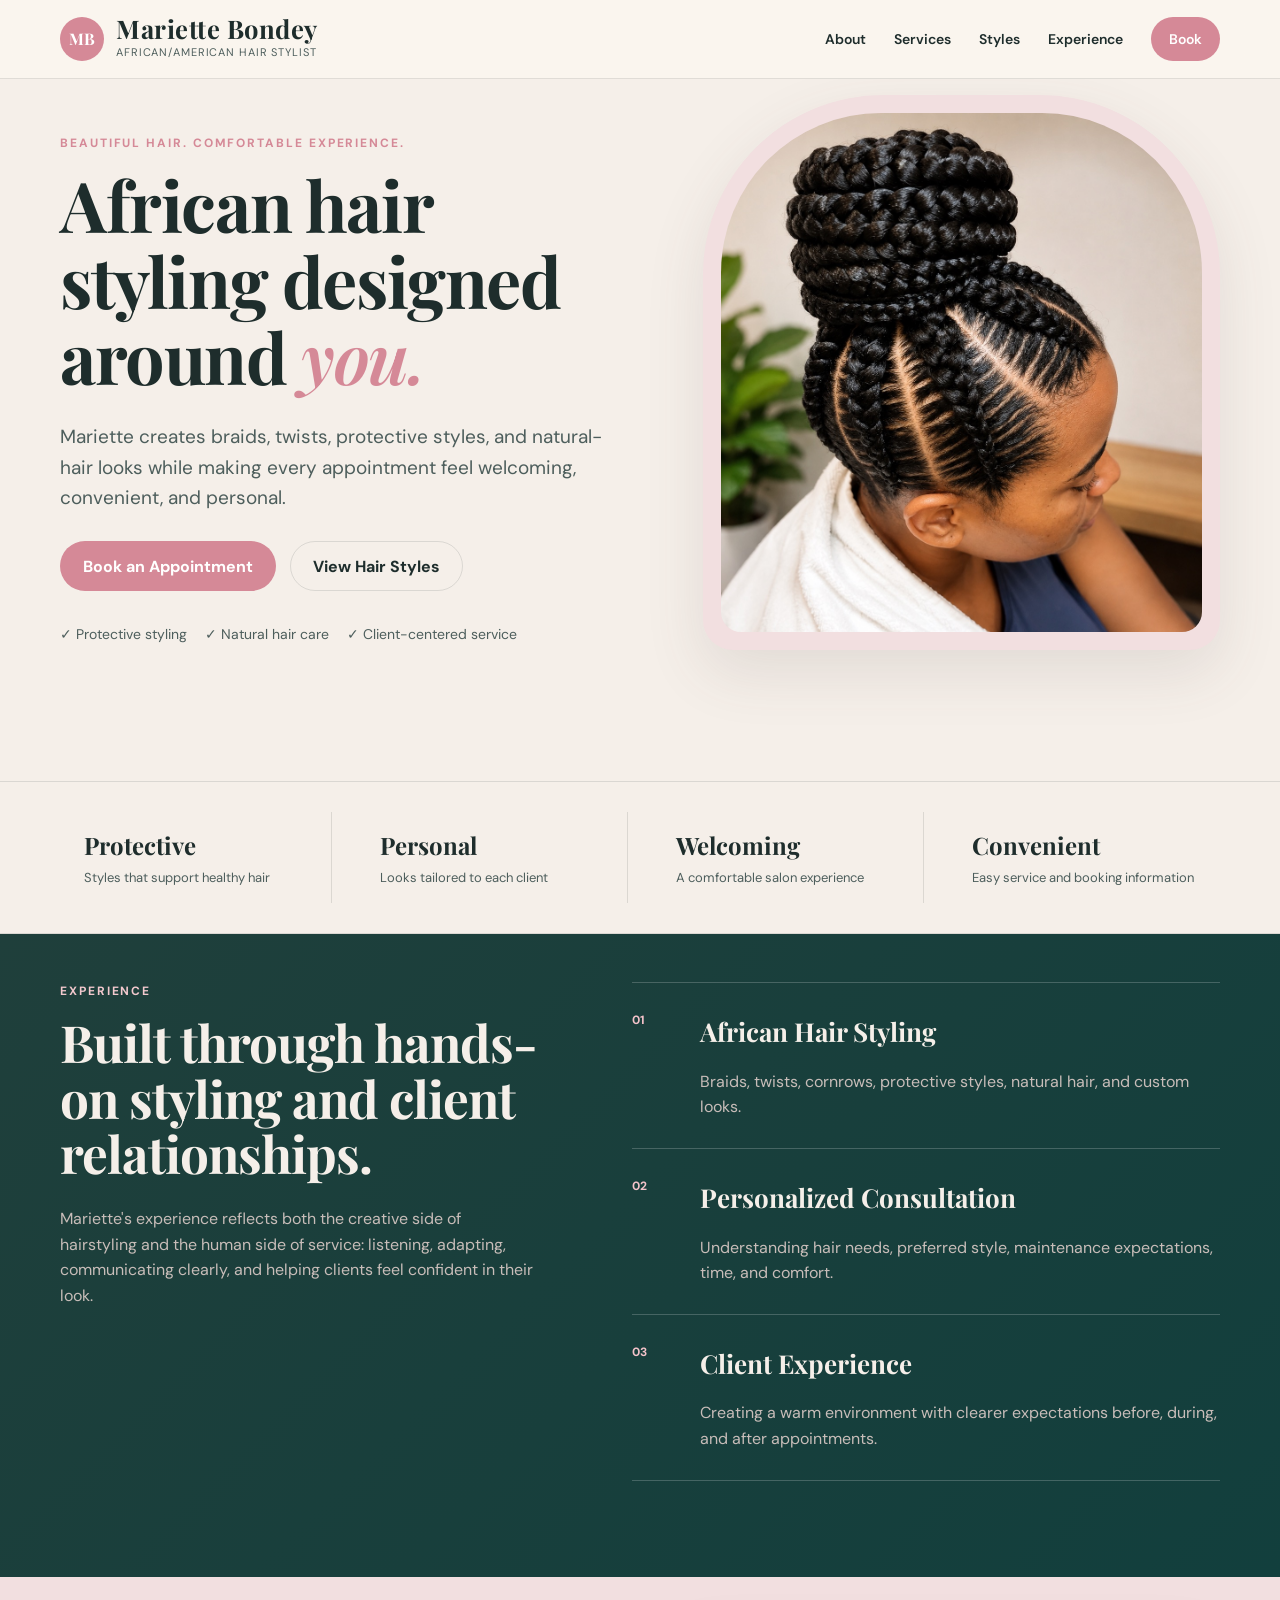
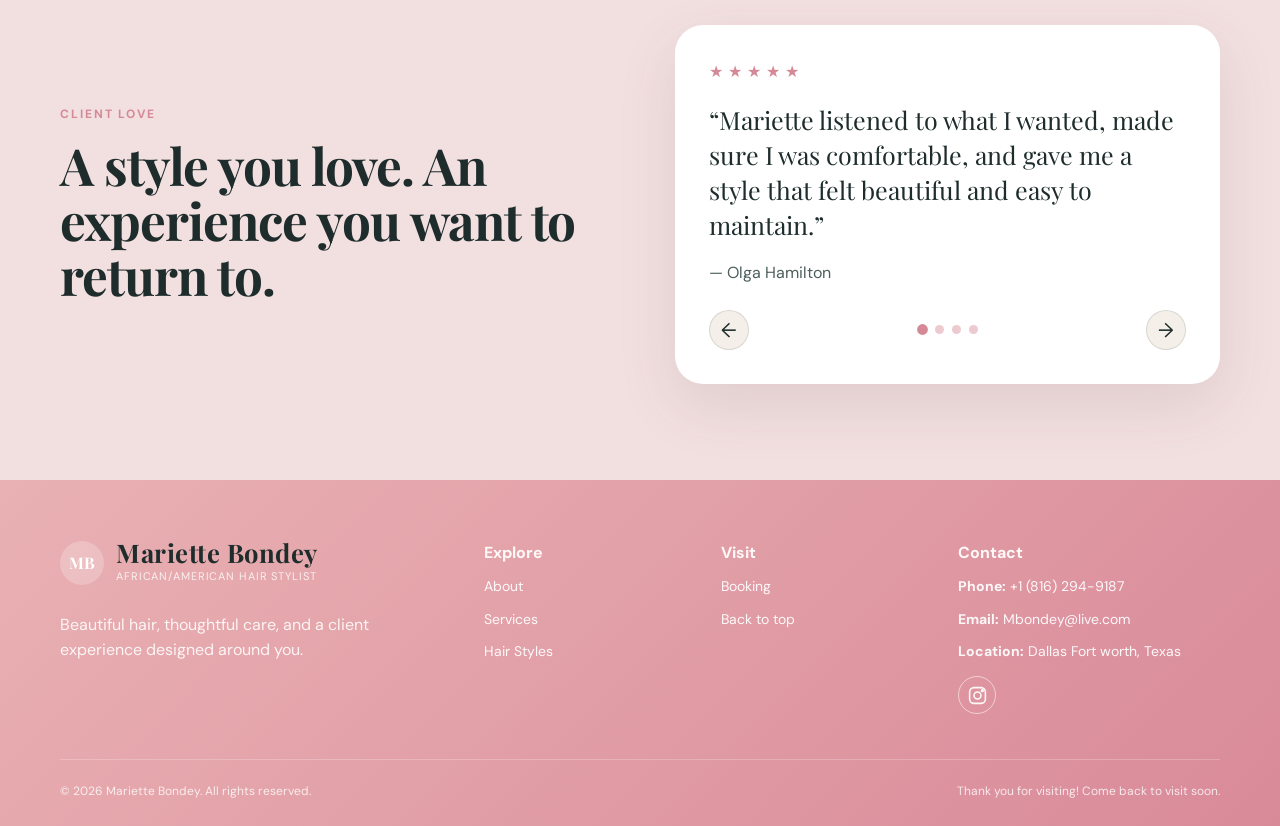
<file: index.html>
<!DOCTYPE html>
<html lang="en">
<head>
  <meta charset="UTF-8" />
  <meta name="viewport" content="width=device-width, initial-scale=1.0" />
  <meta name="description" content="Mariette Bondey Hair Studio — African hair styling, braids, twists, protective styles, and a welcoming client-centered salon experience." />
  <title>Mariette Bondey | African/American Hair Stylist</title>
  <link rel="icon" type="image/png" href="favicon.png" />
  <link rel="preconnect" href="https://fonts.googleapis.com">
  <link rel="preconnect" href="https://fonts.gstatic.com" crossorigin>
  <link href="https://fonts.googleapis.com/css2?family=DM+Sans:wght@400;500;600;700&family=Playfair+Display:wght@600;700&display=swap" rel="stylesheet">
  <link rel="stylesheet" href="styles.css" />
</head>
<body>
  <header class="site-header" id="top">
    <div class="container nav-wrap">
      <a class="brand" href="#top" aria-label="Mariette Bondey home">
        <span class="brand-mark">MB</span>
        <span>
          <strong>Mariette Bondey</strong>
          <small>African/American Hair Stylist</small>
        </span>
      </a>

      <button class="menu-toggle" aria-label="Open navigation" aria-expanded="false">☰</button>

      <nav class="nav-links" aria-label="Main navigation">
        <a href="about.html">About</a>
        <a href="services.html">Services</a>
        <a href="styles.html">Styles</a>
        <a href="experience.html">Experience</a>
        <a class="nav-cta" href="book.html">Book</a>
      </nav>
    </div>
  </header>

  <main>
    <section class="hero section">
      <div class="container hero-grid">
        <div class="hero-copy">
          <p class="eyebrow">Beautiful hair. Comfortable experience.</p>
          <h1>African hair styling designed around <em>you.</em></h1>
          <p class="hero-text">
            Mariette creates braids, twists, protective styles, and natural-hair looks
            while making every appointment feel welcoming, convenient, and personal.
          </p>

          <div class="hero-actions">
            <a class="btn btn-primary" href="book.html" target="_blank" rel="noopener noreferrer">Book an Appointment</a>
            <a class="btn btn-secondary" href="styles.html">View Hair Styles</a>
          </div>

          <div class="hero-points">
            <span>✓ Protective styling</span>
            <span>✓ Natural hair care</span>
            <span>✓ Client-centered service</span>
          </div>
        </div>

        <div class="hero-visual" aria-label="Hair style showcase">
          <div class="hero-card hero-card-main">
            <img class="hero-photo" src="Photo/hairetoile.jpeg" alt="Close-up detail of polished box braids" />
          </div>
        </div>
      </div>
    </section>

    <section class="section intro-strip">
      <div class="container stats">
        <div><strong>Protective</strong><span>Styles that support healthy hair</span></div>
        <div><strong>Personal</strong><span>Looks tailored to each client</span></div>
        <div><strong>Welcoming</strong><span>A comfortable salon experience</span></div>
        <div><strong>Convenient</strong><span>Easy service and booking information</span></div>
      </div>
    </section>

    <section class="section dark-section" id="experience">
      <div class="container experience-grid">
        <div>
          <p class="eyebrow light">Experience</p>
          <h2>Built through hands-on styling and client relationships.</h2>
          <p>
            Mariette's experience reflects both the creative side of hairstyling and the
            human side of service: listening, adapting, communicating clearly, and helping
            clients feel confident in their look.
          </p>
        </div>

        <div class="timeline">
          <article>
            <span>01</span>
            <div>
              <h3>African Hair Styling</h3>
              <p>Braids, twists, cornrows, protective styles, natural hair, and custom looks.</p>
            </div>
          </article>
          <article>
            <span>02</span>
            <div>
              <h3>Personalized Consultation</h3>
              <p>Understanding hair needs, preferred style, maintenance expectations, time, and comfort.</p>
            </div>
          </article>
          <article>
            <span>03</span>
            <div>
              <h3>Client Experience</h3>
              <p>Creating a warm environment with clearer expectations before, during, and after appointments.</p>
            </div>
          </article>
        </div>
      </div>
    </section>

    <section class="section testimonial-section">
      <div class="container testimonial-wrap">
        <div>
          <p class="eyebrow">Client Love</p>
          <h2>A style you love. An experience you want to return to.</h2>
        </div>
        <div class="testimonial-card" id="testimonialCarousel" aria-label="Client reviews" aria-live="polite">
          <div class="stars">★★★★★</div>
          <blockquote id="testimonialQuote">
            “Mariette listened to what I wanted, made sure I was comfortable,
            and gave me a style that felt beautiful and easy to maintain.”
          </blockquote>
          <p id="testimonialAuthor">— Olga Hamilton</p>
          <div class="testimonial-controls">
            <button type="button" id="testimonialPrev" aria-label="Previous review">←</button>
            <div class="testimonial-dots" id="testimonialDots" aria-label="Choose a review"></div>
            <button type="button" id="testimonialNext" aria-label="Next review">→</button>
          </div>
        </div>
      </div>
    </section>
  </main>

  <footer class="site-footer">
    <div class="container footer-grid">
      <div>
        <a class="brand footer-brand" href="#top">
          <span class="brand-mark">MB</span>
          <span><strong>Mariette Bondey</strong><small>African/American Hair Stylist</small></span>
        </a>
        <p>Beautiful hair, thoughtful care, and a client experience designed around you.</p>
      </div>
      <div>
        <strong>Explore</strong>
        <a href="about.html">About</a>
        <a href="services.html">Services</a>
        <a href="styles.html">Hair Styles</a>
      </div>
      <div>
        <strong>Visit</strong>
        <a href="book.html">Booking</a>
        <a href="index.html">Back to top</a>
      </div>
      <div class="footer-contact">
        <strong>Contact</strong>
        <a href="tel:+18162949187"><strong>Phone:</strong> +1 (816) 294-9187</a>
        <a href="mailto:Mbondey@live.com"><strong>Email:</strong> Mbondey@live.com</a>
        <span><strong>Location:</strong> Dallas Fort worth, Texas</span>
        <a class="footer-social-link" href="https://www.instagram.com/bondeybraiding" target="_blank" rel="noopener noreferrer" aria-label="Follow Bondey Braiding on Instagram">
          <svg viewBox="0 0 24 24" aria-hidden="true"><rect x="3" y="3" width="18" height="18" rx="5"></rect><circle cx="12" cy="12" r="4"></circle><circle cx="17.5" cy="6.5" r="1"></circle></svg>
        </a>
      </div>
    </div>
    <div class="container copyright">
      <span>© <span id="year"></span> Mariette Bondey. All rights reserved.</span>
      <span>Thank you for visiting! Come back to visit soon.</span>
    </div>
  </footer>

  <dialog id="serviceDialog">
    <button class="dialog-close" aria-label="Close">×</button>
    <p class="eyebrow">Service Details</p>
    <h2 id="dialogTitle">Service</h2>
    <p id="dialogBody"></p>
    <a class="btn btn-primary" href="#booking" id="dialogBook">Book this service</a>
  </dialog>

  <script src="script.js"></script>
</body>
</html>
</file>
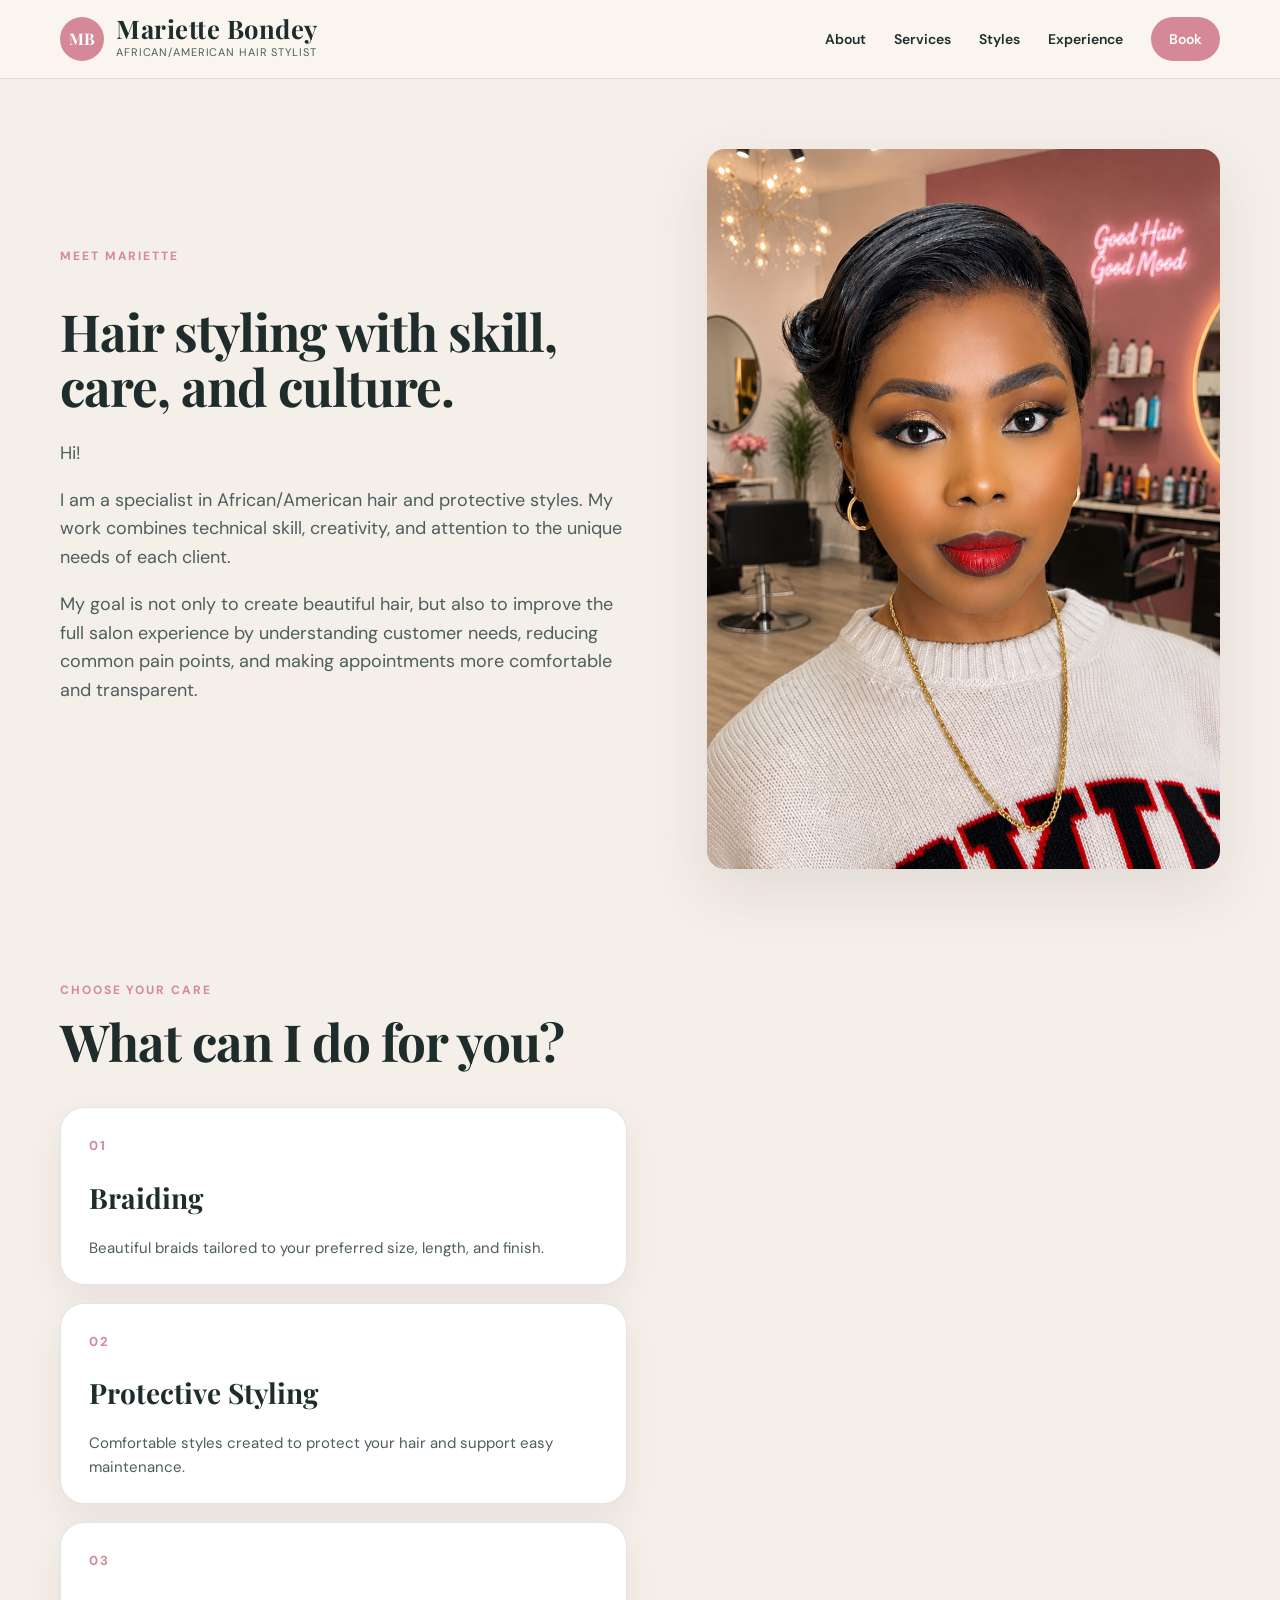
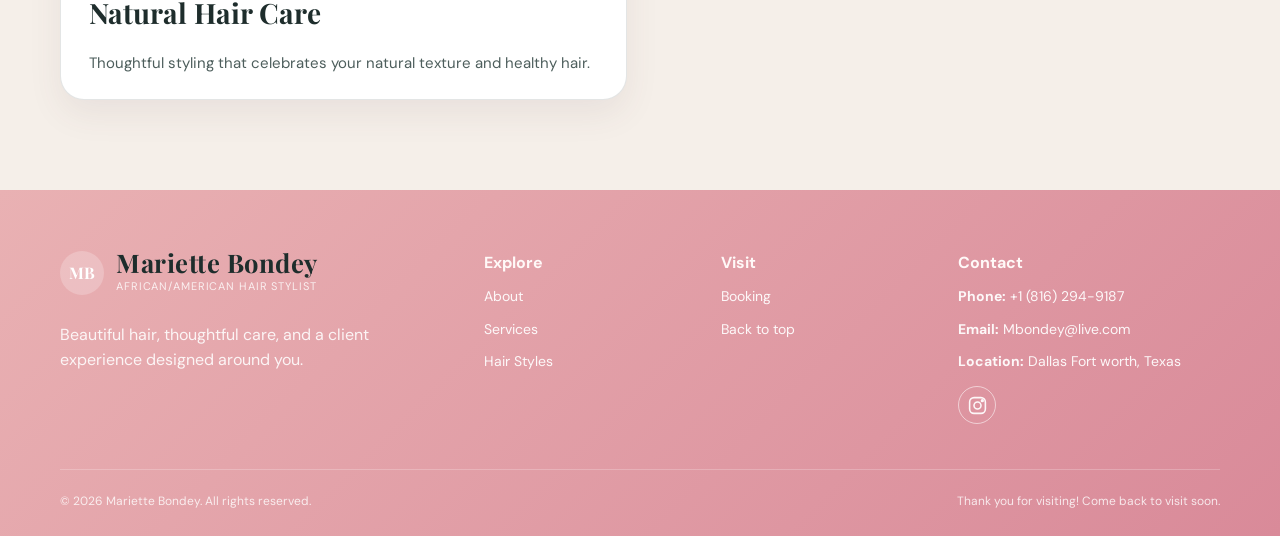
<file: about.html>
<!DOCTYPE html>
<html lang="en">
<head>
  <meta charset="UTF-8" />
  <meta name="viewport" content="width=device-width, initial-scale=1.0" />
  <meta name="description" content="About — Mariette Bondey Hair Studio" />
  <title>About — Mariette Bondey</title>
  <link rel="icon" type="image/png" href="favicon.png" />
  <link rel="preconnect" href="https://fonts.googleapis.com">
  <link rel="preconnect" href="https://fonts.gstatic.com" crossorigin>
  <link href="https://fonts.googleapis.com/css2?family=DM+Sans:wght@400;500;600;700&family=Playfair+Display:wght@600;700&display=swap" rel="stylesheet">
  <link rel="stylesheet" href="styles.css" />
</head>
<body>
  <header class="site-header" id="top">
    <div class="container nav-wrap">
      <a class="brand" href="index.html" aria-label="Mariette Bondey home">
        <span class="brand-mark">MB</span>
        <span>
          <strong>Mariette Bondey</strong>
          <small>African/American Hair Stylist</small>
        </span>
      </a>

      <button class="menu-toggle" aria-label="Open navigation" aria-expanded="false">☰</button>

      <nav class="nav-links" aria-label="Main navigation">
        <a href="about.html">About</a>
        <a href="services.html">Services</a>
        <a href="styles.html">Styles</a>
        <a href="experience.html">Experience</a>
        <a class="nav-cta" href="book.html">Book</a>
      </nav>
    </div>
  </header>

  <main>
    <div class="container about-scroll-layout">
      <section class="about-scroll-panel about-intro" id="about">
        <div class="about-copy">
          <p class="eyebrow">Meet Mariette</p>
          <h2>Hair styling with skill, care, and culture.</h2>
          <div class="body-copy">
            <p>
              Hi!
            </p>
            <p>
              I am a specialist in African/American hair and protective styles.
              My work combines technical skill, creativity, and attention to the unique
              needs of each client.
            </p>
            <p>
              My goal is not only to create beautiful hair, but also to improve the full
              salon experience by understanding customer needs, reducing common pain points,
              and making appointments more comfortable and transparent.
            </p>
          </div>
        </div>
      </section>

      <aside class="about-portrait-column" aria-label="Mariette portrait card">
        <div class="about-image-wrap about-help-portrait" id="aboutPortrait" role="button" tabindex="0" aria-label="Flip Mariette's portrait card" aria-pressed="false">
          <div class="about-image-flipper">
            <img src="Photo/MBpicture.png" alt="Mariette Bondey in her salon" class="about-photo about-photo-front" />
            <img src="Photo/mbafrican.jpeg" alt="Mariette Bondey wearing a vibrant African-print outfit" class="about-photo about-photo-back" />
          </div>
        </div>
      </aside>

      <section class="about-scroll-panel about-help" id="aboutHelp">
        <div class="about-help-copy">
          <p class="eyebrow">Choose your care</p>
          <h2>What can I do for you?</h2>
          <div class="about-service-cards">
            <a href="services.html" class="about-service-card">
              <span>01</span>
              <h3>Braiding</h3>
              <p>Beautiful braids tailored to your preferred size, length, and finish.</p>
            </a>
            <a href="services.html" class="about-service-card">
              <span>02</span>
              <h3>Protective Styling</h3>
              <p>Comfortable styles created to protect your hair and support easy maintenance.</p>
            </a>
            <a href="services.html" class="about-service-card">
              <span>03</span>
              <h3>Natural Hair Care</h3>
              <p>Thoughtful styling that celebrates your natural texture and healthy hair.</p>
            </a>
          </div>
        </div>
      </section>
    </div>
  </main>

  <footer class="site-footer">
    <div class="container footer-grid">
      <div>
        <a class="brand footer-brand" href="index.html">
          <span class="brand-mark">MB</span>
          <span><strong>Mariette Bondey</strong><small>African/American Hair Stylist</small></span>
        </a>
        <p>Beautiful hair, thoughtful care, and a client experience designed around you.</p>
      </div>
      <div>
        <strong>Explore</strong>
        <a href="about.html">About</a>
        <a href="services.html">Services</a>
        <a href="styles.html">Hair Styles</a>
      </div>
      <div>
        <strong>Visit</strong>
        <a href="book.html">Booking</a>
        <a href="index.html">Back to top</a>
      </div>
      <div class="footer-contact">
        <strong>Contact</strong>
        <a href="tel:+18162949187"><strong>Phone:</strong> +1 (816) 294-9187</a>
        <a href="mailto:Mbondey@live.com"><strong>Email:</strong> Mbondey@live.com</a>
        <span><strong>Location:</strong> Dallas Fort worth, Texas</span>
        <a class="footer-social-link" href="https://www.instagram.com/bondeybraiding" target="_blank" rel="noopener noreferrer" aria-label="Follow Bondey Braiding on Instagram">
          <svg viewBox="0 0 24 24" aria-hidden="true"><rect x="3" y="3" width="18" height="18" rx="5"></rect><circle cx="12" cy="12" r="4"></circle><circle cx="17.5" cy="6.5" r="1"></circle></svg>
        </a>
      </div>
    </div>
    <div class="container copyright">
      <span>© <span id="year"></span> Mariette Bondey. All rights reserved.</span>
      <span>Thank you for visiting! Come back to visit soon.</span>
    </div>
  </footer>

  <script src="script.js"></script>
</body>
</html>
</file>
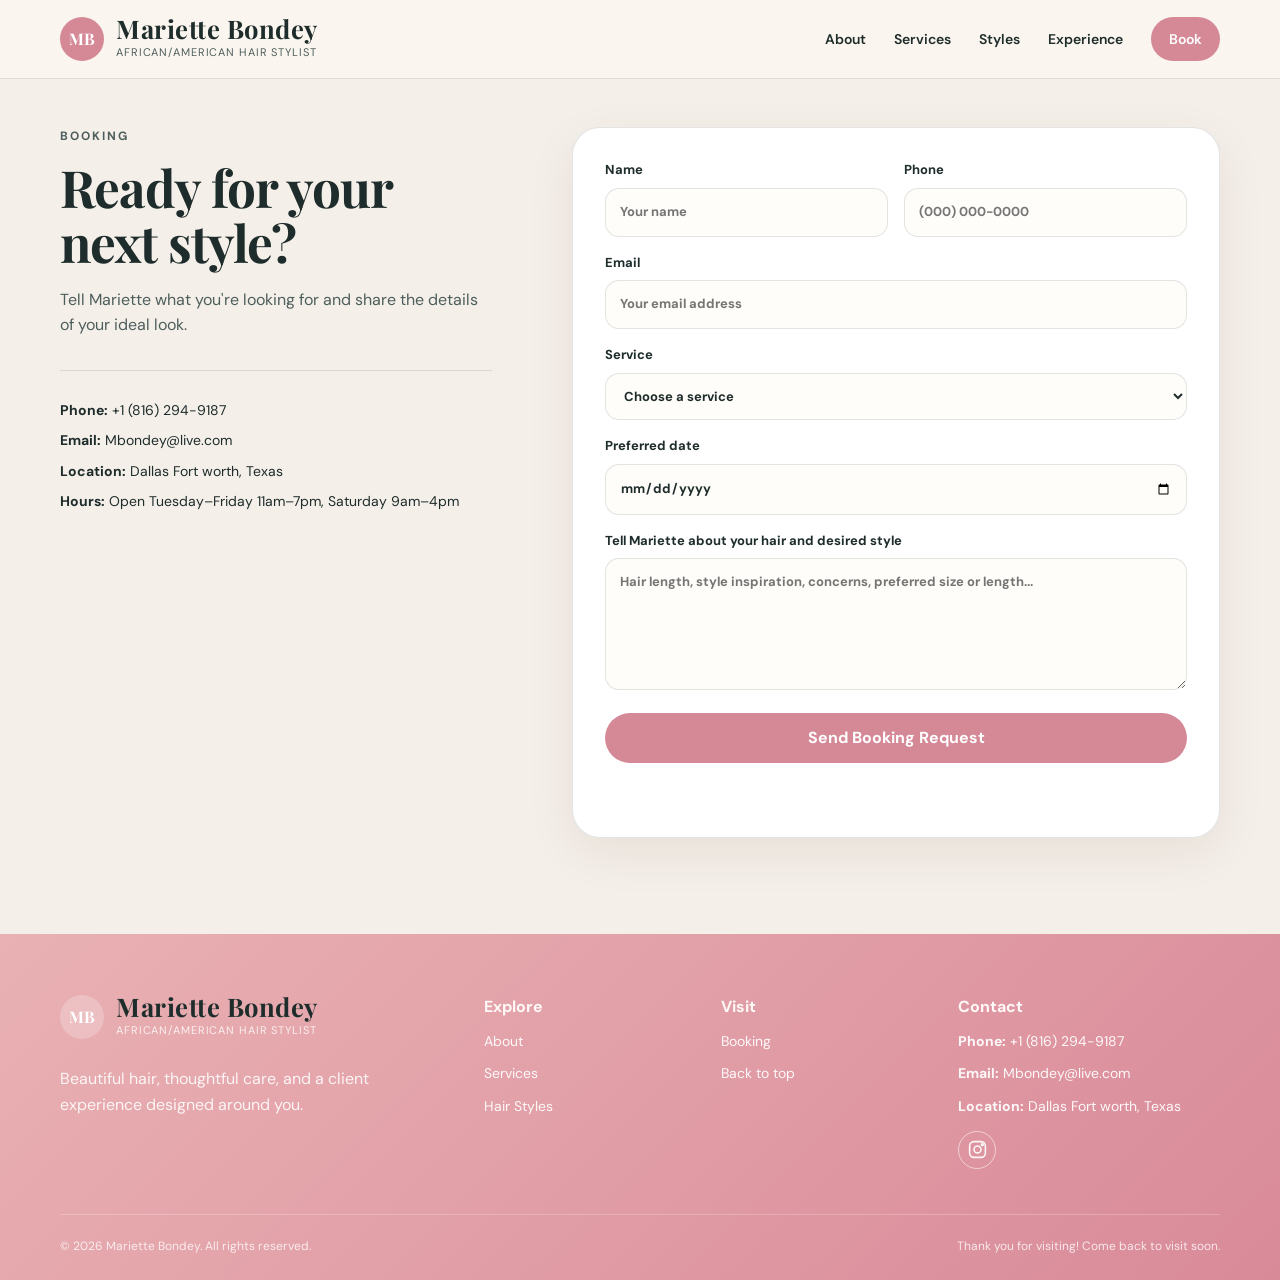
<file: book.html>
<!DOCTYPE html>
<html lang="en">
<head>
  <meta charset="UTF-8" />
  <meta name="viewport" content="width=device-width, initial-scale=1.0" />
  <meta name="description" content="Booking — Mariette Bondey Hair Studio" />
  <title>Booking — Mariette Bondey</title>
  <link rel="icon" type="image/png" href="favicon.png" />
  <link rel="preconnect" href="https://fonts.googleapis.com">
  <link rel="preconnect" href="https://fonts.gstatic.com" crossorigin>
  <link href="https://fonts.googleapis.com/css2?family=DM+Sans:wght@400;500;600;700&family=Playfair+Display:wght@600;700&display=swap" rel="stylesheet">
  <link rel="stylesheet" href="styles.css" />
</head>
<body>
  <header class="site-header" id="top">
    <div class="container nav-wrap">
      <a class="brand" href="index.html" aria-label="Mariette Bondey home">
        <span class="brand-mark">MB</span>
        <span>
          <strong>Mariette Bondey</strong>
          <small>African/American Hair Stylist</small>
        </span>
      </a>

      <button class="menu-toggle" aria-label="Open navigation" aria-expanded="false">☰</button>

      <nav class="nav-links" aria-label="Main navigation">
        <a href="about.html">About</a>
        <a href="services.html">Services</a>
        <a href="styles.html">Styles</a>
        <a href="experience.html">Experience</a>
        <a class="nav-cta" href="book.html">Book</a>
      </nav>
    </div>
  </header>

  <main>
  

    <section class="section booking-section" id="booking">
      <div class="container booking-grid">
        <div>
          <p class="eyebrow">Booking</p>
          <h2>Ready for your next style?</h2>
          <p>
            Tell Mariette what you're looking for and share the details of your ideal look.
          </p>

          <div class="contact-details">
            <p><strong>Phone:</strong> +1 (816) 294-9187</p>
            <p><strong>Email:</strong> Mbondey@live.com</p>
            <p><strong>Location:</strong> Dallas Fort worth, Texas</p>
            <p><strong>Hours:</strong> Open Tuesday–Friday 11am–7pm, Saturday 9am–4pm</p>
          </div>
        </div>

        <form class="booking-form" id="bookingForm" action="https://formspree.io/f/xjybdjnl" method="POST">
          <input type="hidden" name="_subject" value="New booking request for Mariette Bondey">
          <div class="form-row">
            <label>
              Name
              <input type="text" name="name" required autocomplete="name" placeholder="Your name">
            </label>
            <label>
              Phone
              <input type="tel" name="phone" required autocomplete="tel" placeholder="(000) 000-0000">
            </label>
          </div>

          <label>
            Email
            <input type="email" name="email" required autocomplete="email" placeholder="Your email address">
          </label>

          <label>
            Service
            <select name="service" id="serviceSelect" required>
              <option value="">Choose a service</option>
              <option>Box Braids</option>
              <option>Knotless Braids</option>
              <option>Twists</option>
              <option>Cornrows</option>
              <option>Natural Hair Styling</option>
              <option>Consultation</option>
            </select>
          </label>

          <label>
            Preferred date
            <input type="date" name="date" required>
          </label>

          <label>
            Tell Mariette about your hair and desired style
            <textarea name="message" rows="5" required placeholder="Hair length, style inspiration, concerns, preferred size or length..."></textarea>
          </label>

          <button class="btn btn-primary full" type="submit">Send Booking Request</button>
          <p class="form-status" id="formStatus" role="status"></p>
        </form>
      </div>
    </section>
  </main>

  <footer class="site-footer">
    <div class="container footer-grid">
      <div>
        <a class="brand footer-brand" href="index.html">
          <span class="brand-mark">MB</span>
          <span><strong>Mariette Bondey</strong><small>African/American Hair Stylist</small></span>
        </a>
        <p>Beautiful hair, thoughtful care, and a client experience designed around you.</p>
      </div>
      <div>
        <strong>Explore</strong>
        <a href="about.html">About</a>
        <a href="services.html">Services</a>
        <a href="styles.html">Hair Styles</a>
      </div>
      <div>
        <strong>Visit</strong>
        <a href="book.html">Booking</a>
        <a href="index.html">Back to top</a>
      </div>
      <div class="footer-contact">
        <strong>Contact</strong>
        <a href="tel:+18162949187"><strong>Phone:</strong> +1 (816) 294-9187</a>
        <a href="mailto:Mbondey@live.com"><strong>Email:</strong> Mbondey@live.com</a>
        <span><strong>Location:</strong> Dallas Fort worth, Texas</span>
        <a class="footer-social-link" href="https://www.instagram.com/bondeybraiding" target="_blank" rel="noopener noreferrer" aria-label="Follow Bondey Braiding on Instagram">
          <svg viewBox="0 0 24 24" aria-hidden="true"><rect x="3" y="3" width="18" height="18" rx="5"></rect><circle cx="12" cy="12" r="4"></circle><circle cx="17.5" cy="6.5" r="1"></circle></svg>
        </a>
      </div>
    </div>
    <div class="container copyright">
      <span>© <span id="year"></span> Mariette Bondey. All rights reserved.</span>
      <span>Thank you for visiting! Come back to visit soon.</span>
    </div>
  </footer>

  <script src="script.js"></script>
</body>
</html>
</file>
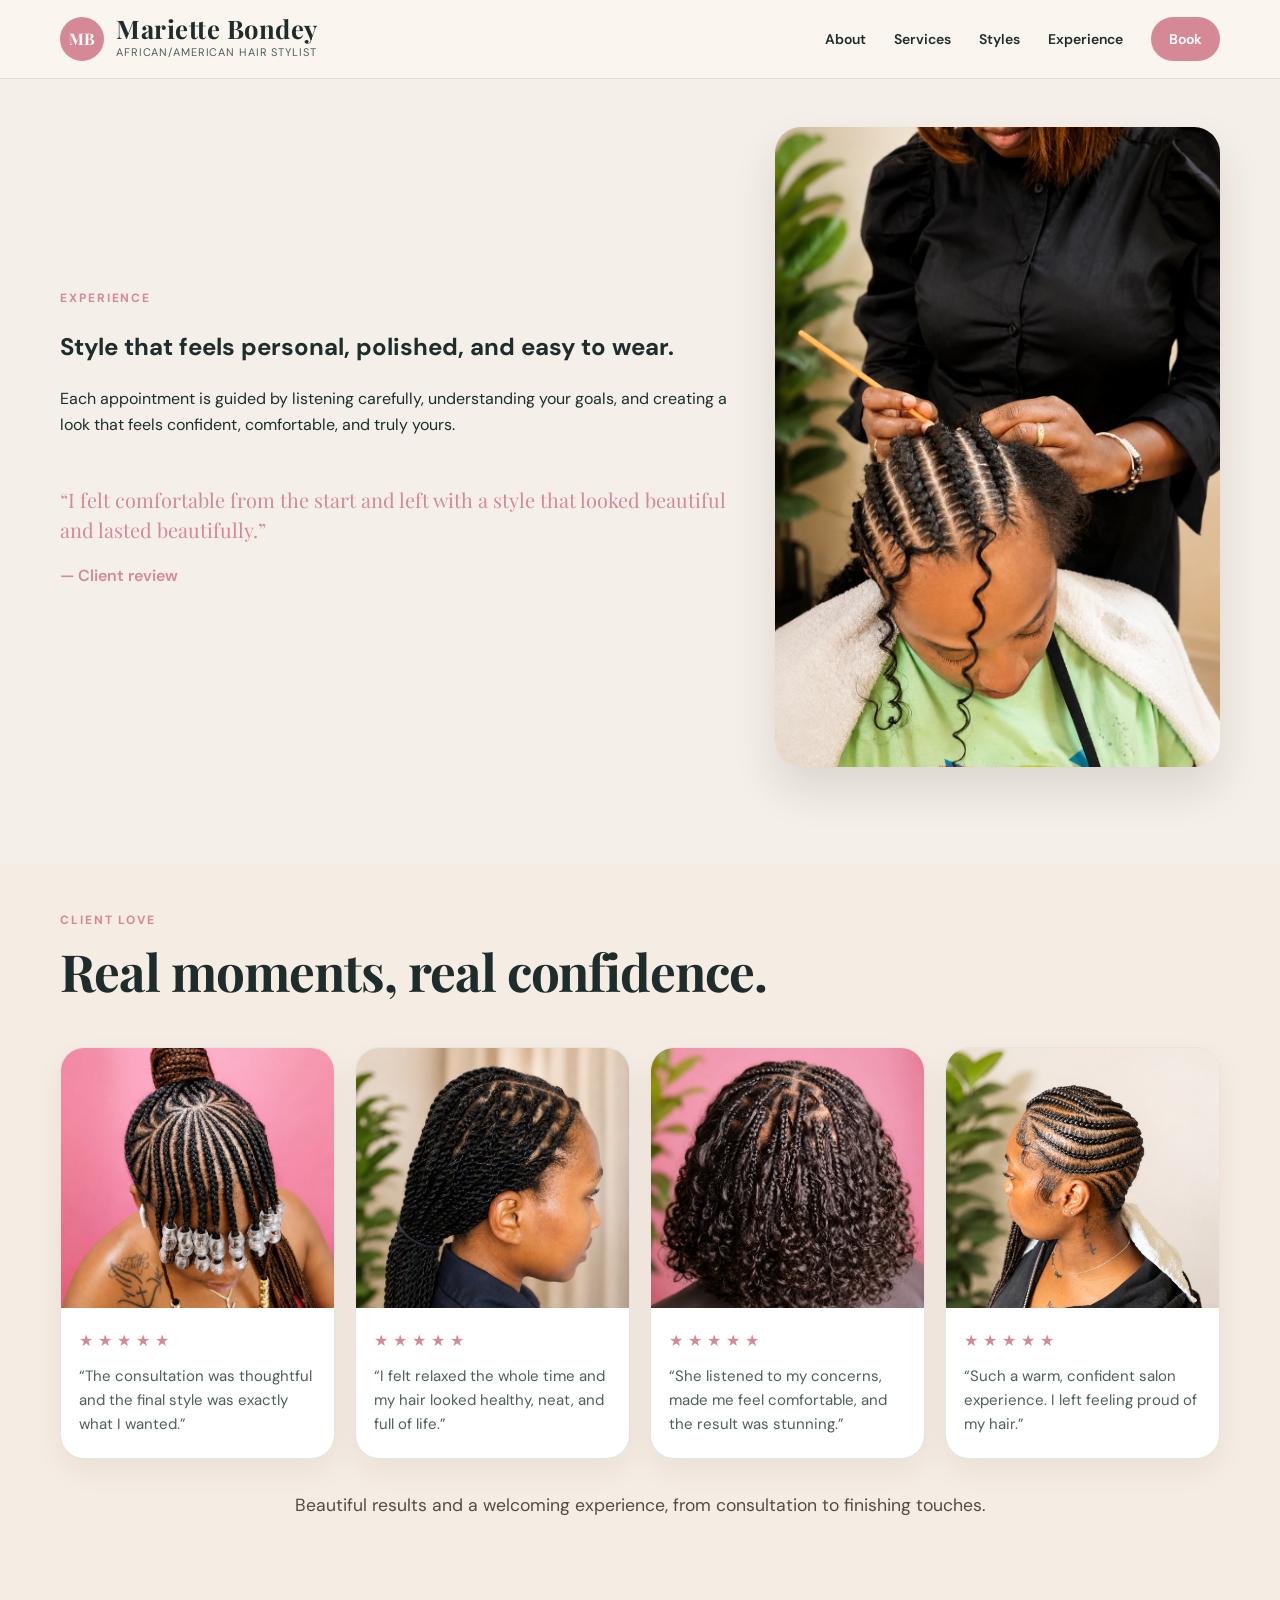
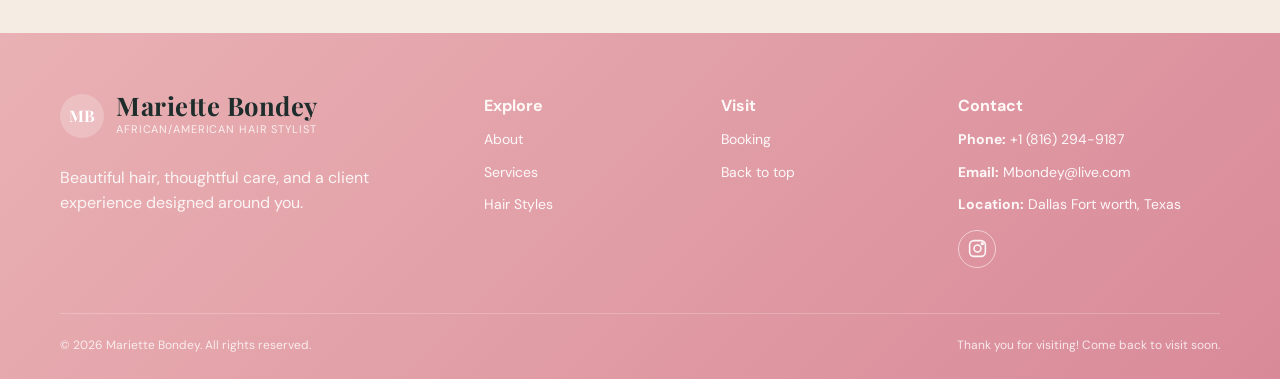
<file: experience.html>
<!DOCTYPE html>
<html lang="en">
<head>
  <meta charset="UTF-8" />
  <meta name="viewport" content="width=device-width, initial-scale=1.0" />
  <meta name="description" content="Experience — Mariette Bondey Hair Studio" />
  <title>Experience — Mariette Bondey</title>
  <link rel="icon" type="image/png" href="favicon.png" />
  <link rel="preconnect" href="https://fonts.googleapis.com">
  <link rel="preconnect" href="https://fonts.gstatic.com" crossorigin>
  <link href="https://fonts.googleapis.com/css2?family=DM+Sans:wght@400;500;600;700&family=Playfair+Display:wght@600;700&display=swap" rel="stylesheet">
  <link rel="stylesheet" href="styles.css" />
</head>
<body>
  <header class="site-header" id="top">
    <div class="container nav-wrap">
      <a class="brand" href="index.html" aria-label="Mariette Bondey home">
        <span class="brand-mark">MB</span>
        <span>
          <strong>Mariette Bondey</strong>
          <small>African/American Hair Stylist</small>
        </span>
      </a>

      <button class="menu-toggle" aria-label="Open navigation" aria-expanded="false">☰</button>

      <nav class="nav-links" aria-label="Main navigation">
        <a href="about.html">About</a>
        <a href="services.html">Services</a>
        <a href="styles.html">Styles</a>
        <a href="experience.html">Experience</a>
        <a class="nav-cta" href="book.html">Book</a>
      </nav>
    </div>
  </header>

  <main>
    <section class="section" id="experience">
      <div class="container" style="display:grid; grid-template-columns: 1.2fr 0.8fr; align-items:center; gap: 3rem;">
        <div>
          <p class="eyebrow">Experience</p>
          <h1>Style that feels personal, polished, and easy to wear.</h1>
          <p>
            Each appointment is guided by listening carefully, understanding your goals,
            and creating a look that feels confident, comfortable, and truly yours.
          </p>
          <blockquote style="margin-top: 3rem; font-size: 1.25rem; font-family: 'Playfair Display', serif; line-height: 1.5; color: var(--pink-deep);">
            “I felt comfortable from the start and left with a style that looked beautiful and lasted beautifully.”
          </blockquote>
          <p style="margin-top: 1rem; font-weight: 600; color: var(--pink-deep);">— Client review</p>
        </div>

        <div>
          <img src="Photo/mbclienthair.jpeg" alt="Mariette Bondey hair styling experience" style="width:100%; height: 640px; object-fit: cover; border-radius: 26px; box-shadow: 0 22px 44px rgba(44, 32, 28, 0.12);" />
        </div>
      </div>
    </section>

    <section class="section soft-bg" aria-label="Client experience gallery">
      <div class="container">
        <div class="section-heading">
          <div>
            <p class="eyebrow">Client love</p>
            <h2>Real moments, real confidence.</h2>
          </div>
        </div>

        <div class="review-card-grid">
          <article class="review-card">
            <img src="Photo/cornrowpic.jpeg" alt="Braided hairstyle client result" />
            <div class="review-card-body">
              <div class="stars">★★★★★</div>
              <p>“The consultation was thoughtful and the final style was exactly what I wanted.”</p>
            </div>
          </article>

          <article class="review-card">
            <img class="hair-focus" src="Photo/twisthair.jpeg" alt="Natural hair styling client result" />
            <div class="review-card-body">
              <div class="stars">★★★★★</div>
              <p>“I felt relaxed the whole time and my hair looked healthy, neat, and full of life.”</p>
            </div>
          </article>

          <article class="review-card">
            <img src="Photo/bohohair.jpeg" alt="Protective hairstyle review" />
            <div class="review-card-body">
              <div class="stars">★★★★★</div>
              <p>“She listened to my concerns, made me feel comfortable, and the result was stunning.”</p>
            </div>
          </article>

          <article class="review-card">
            <img src="Photo/hairstyle.jpeg" alt="Twist style client review" />
            <div class="review-card-body">
              <div class="stars">★★★★★</div>
              <p>“Such a warm, confident salon experience. I left feeling proud of my hair.”</p>
            </div>
          </article>
        </div>

        <p style="margin-top: 2rem; font-size: 1.1rem; line-height: 1.6; color: #544b48; text-align: center;">
          Beautiful results and a welcoming experience, from consultation to finishing touches.
        </p>
      </div>
    </section>
  </main>

  <footer class="site-footer">
    <div class="container footer-grid">
      <div>
        <a class="brand footer-brand" href="index.html">
          <span class="brand-mark">MB</span>
          <span><strong>Mariette Bondey</strong><small>African/American Hair Stylist</small></span>
        </a>
        <p>Beautiful hair, thoughtful care, and a client experience designed around you.</p>
      </div>
      <div>
        <strong>Explore</strong>
        <a href="about.html">About</a>
        <a href="services.html">Services</a>
        <a href="styles.html">Hair Styles</a>
      </div>
      <div>
        <strong>Visit</strong>
        <a href="book.html">Booking</a>
        <a href="index.html">Back to top</a>
      </div>
      <div class="footer-contact">
        <strong>Contact</strong>
        <a href="tel:+18162949187"><strong>Phone:</strong> +1 (816) 294-9187</a>
        <a href="mailto:Mbondey@live.com"><strong>Email:</strong> Mbondey@live.com</a>
        <span><strong>Location:</strong> Dallas Fort worth, Texas</span>
        <a class="footer-social-link" href="https://www.instagram.com/bondeybraiding" target="_blank" rel="noopener noreferrer" aria-label="Follow Bondey Braiding on Instagram">
          <svg viewBox="0 0 24 24" aria-hidden="true"><rect x="3" y="3" width="18" height="18" rx="5"></rect><circle cx="12" cy="12" r="4"></circle><circle cx="17.5" cy="6.5" r="1"></circle></svg>
        </a>
      </div>
    </div>
    <div class="container copyright">
      <span>© <span id="year"></span> Mariette Bondey. All rights reserved.</span>
      <span>Thank you for visiting! Come back to visit soon.</span>
    </div>
  </footer>

  <script src="script.js"></script>
</body>
</html>
</file>
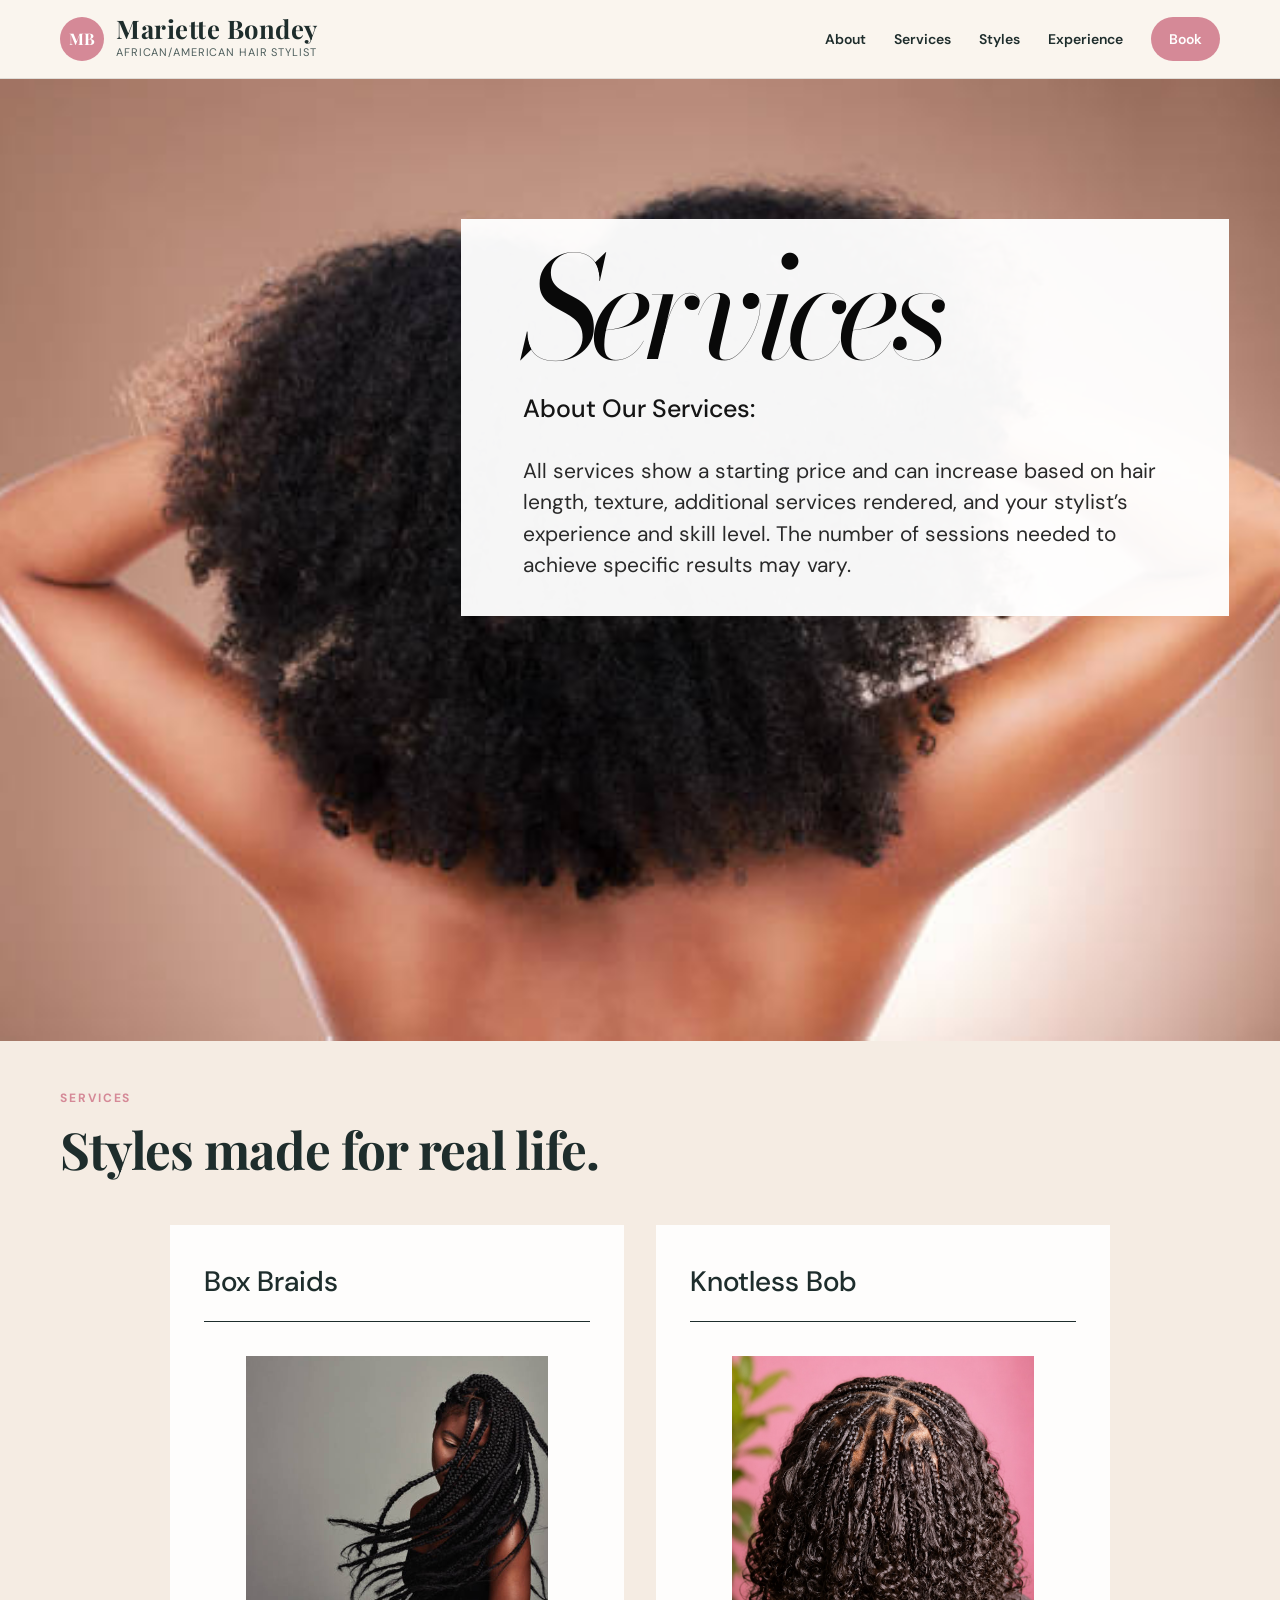
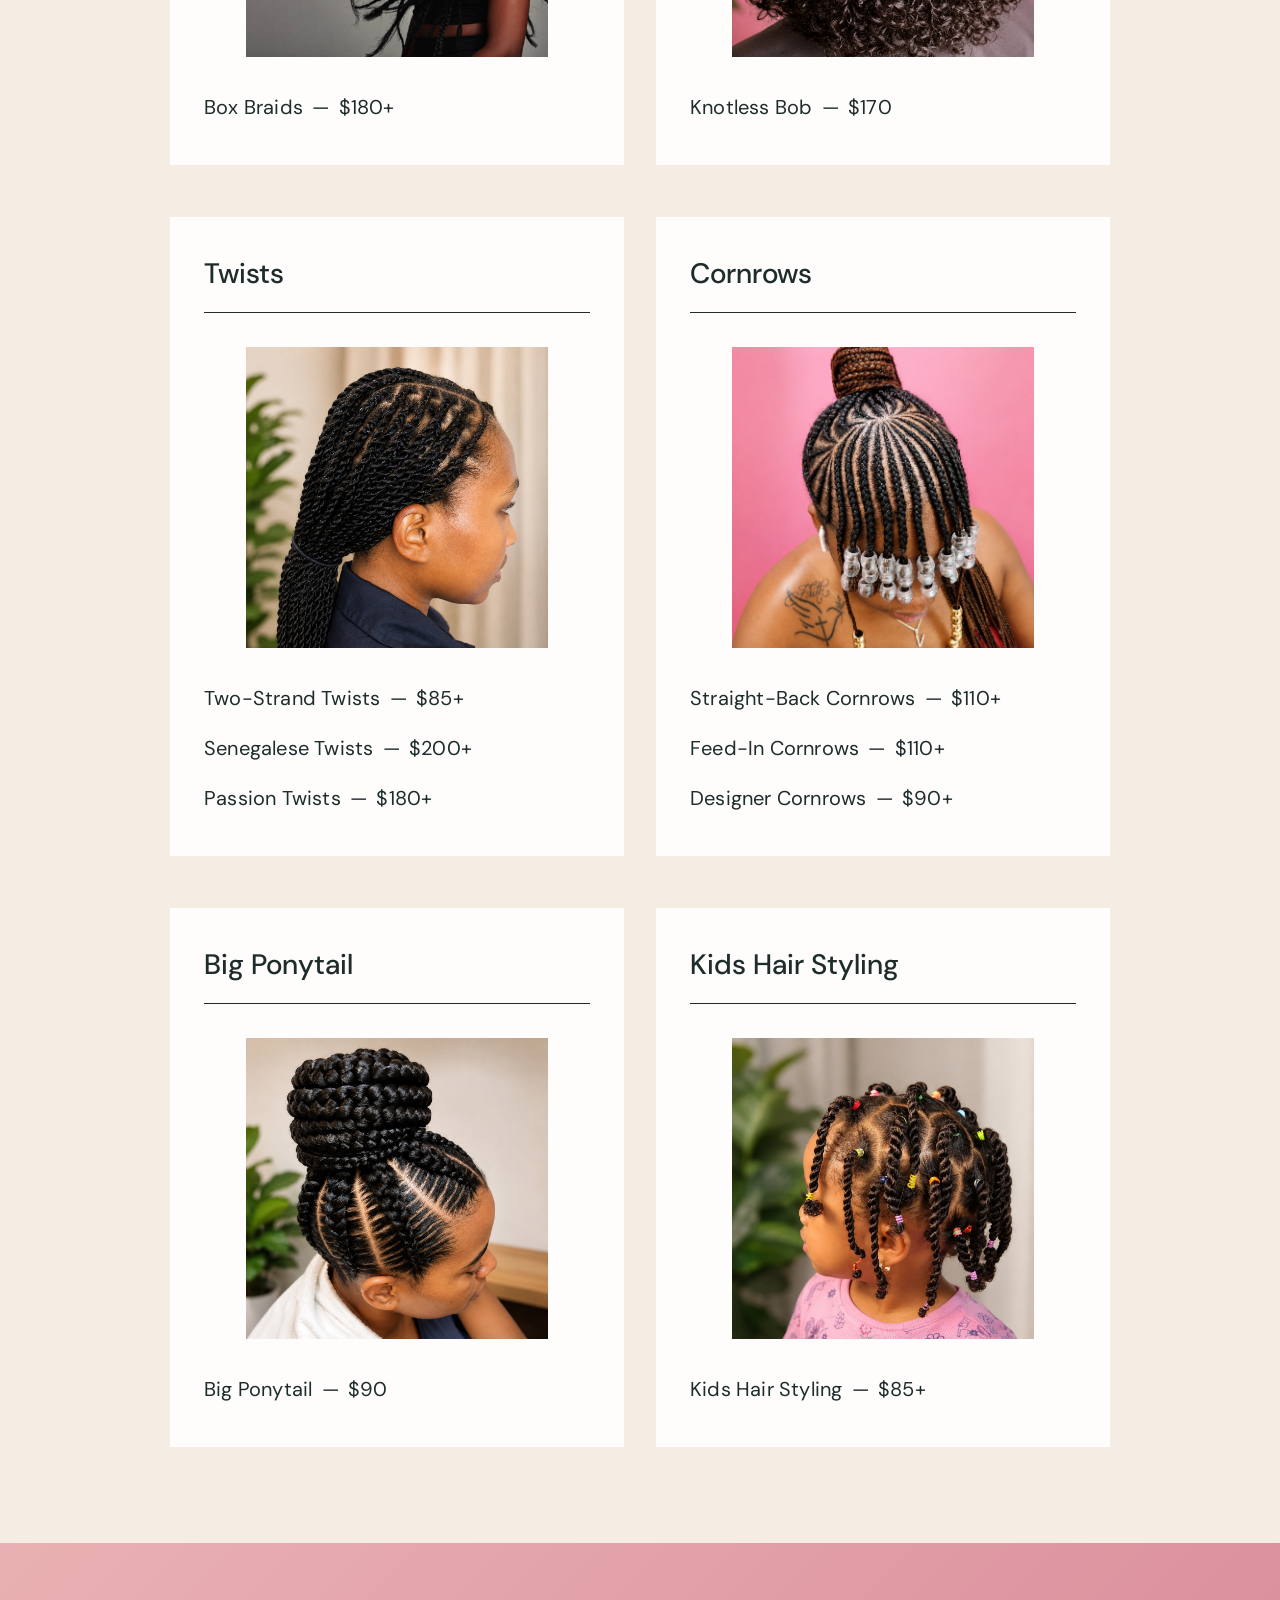
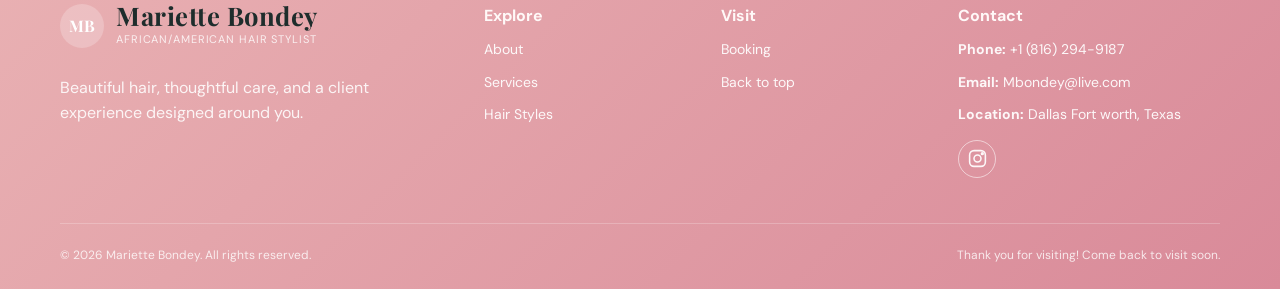
<file: services.html>
<!DOCTYPE html>
<html lang="en">
<head>
  <meta charset="UTF-8" />
  <meta name="viewport" content="width=device-width, initial-scale=1.0" />
  <meta name="description" content="Services — Mariette Bondey Hair Studio" />
  <title>Services — Mariette Bondey</title>
  <link rel="icon" type="image/png" href="favicon.png" />
  <link rel="preconnect" href="https://fonts.googleapis.com">
  <link rel="preconnect" href="https://fonts.gstatic.com" crossorigin>
  <link href="https://fonts.googleapis.com/css2?family=DM+Sans:wght@400;500;600;700&family=Playfair+Display:wght@600;700&display=swap" rel="stylesheet">
  <link href="https://fonts.googleapis.com/css2?family=Bodoni+Moda:ital,opsz,wght@1,6..96,400&display=swap" rel="stylesheet">
  <link rel="stylesheet" href="styles.css" />
</head>
<body>


  <header class="site-header" id="top">
    <div class="container nav-wrap">
      <a class="brand" href="index.html" aria-label="Mariette Bondey home">
        <span class="brand-mark">MB</span>
        <span>
          <strong>Mariette Bondey</strong>
          <small>African/American Hair Stylist</small>
        </span>
      </a>

      <button class="menu-toggle" aria-label="Open navigation" aria-expanded="false">☰</button>

      <nav class="nav-links" aria-label="Main navigation">
        <a href="about.html">About</a>
        <a href="services.html">Services</a>
        <a href="styles.html">Styles</a>
        <a href="experience.html">Experience</a>
        <a class="nav-cta" href="book.html">Book</a>
      </nav>
    </div>
  </header>

  <main>
    <section class="services-intro" aria-labelledby="servicesIntroTitle">
      <div class="container services-intro-layout">
        <div class="services-intro-visual" aria-hidden="true"></div>
        <div class="services-intro-panel">
          <h1 id="servicesIntroTitle">Services</h1>
          <h2>About Our Services:</h2>
          <p>All services show a starting price and can increase based on hair length, texture, additional services rendered, and your stylist’s experience and skill level. The number of sessions needed to achieve specific results may vary.</p>
        </div>
      </div>
    </section>


    <section class="section soft-bg" id="services">
      <div class="container">
        <div class="section-heading">
          <div>
            <p class="eyebrow">Services</p>
            <h2>Styles made for real life.</h2>
          </div>
        </div>

        <div class="service-grid service-menu-grid">
          <article class="service-card">
            <h3>Box Braids</h3>
            <img class="service-photo" src="Photo/box.jpg" alt="Long box braids styled by Mariette Bondey" />
            <p class="service-price">Box Braids <span aria-hidden="true">—</span> $180+</p>
          </article>
          <article class="service-card">
            <h3>Knotless Bob</h3>
            <img class="service-photo" src="Photo/bohohair.jpeg" alt="Knotless braids styled by Mariette Bondey" />
            <p class="service-price">Knotless Bob <span aria-hidden="true">—</span> $170</p>
          </article>
          <article class="service-card">
            <h3>Twists</h3>
            <img class="service-photo hair-focus" src="Photo/twisthair.jpeg" alt="Twist hairstyle by Mariette Bondey" />
            <div class="service-options" aria-label="Twists pricing">
              <p>Two-Strand Twists <span aria-hidden="true">—</span> $85+</p>
              <p>Senegalese Twists <span aria-hidden="true">—</span> $200+</p>
              <p>Passion Twists <span aria-hidden="true">—</span> $180+</p>
            </div>
          </article>
          <article class="service-card">
            <h3>Cornrows</h3>
            <img class="service-photo" src="Photo/cornrowpic.jpeg" alt="Detailed cornrow style by Mariette Bondey" />
            <div class="service-options" aria-label="Cornrows pricing">
              <p>Straight-Back Cornrows <span aria-hidden="true">—</span> $110+</p>
              <p>Feed-In Cornrows <span aria-hidden="true">—</span> $110+</p>
              <p>Designer Cornrows <span aria-hidden="true">—</span> $90+</p>
            </div>
          </article>
          <article class="service-card">
            <h3>Big Ponytail</h3>
            <img class="service-photo hair-focus" src="Photo/hairetoile.jpeg" alt="Big braided ponytail styled by Mariette Bondey" />
            <p class="service-price">Big Ponytail <span aria-hidden="true">—</span> $90</p>
          </article>
          <article class="service-card">
            <h3>Kids Hair Styling</h3>
            <img class="service-photo" src="Photo/kidshair.jpeg" alt="Personal hair consultation with Mariette Bondey" />
            <p class="service-price">Kids Hair Styling <span aria-hidden="true">—</span> $85+</p>
          </article>
        </div>
      </div>
    </section>
  </main>

  <footer class="site-footer">
    <div class="container footer-grid">
      <div>
        <a class="brand footer-brand" href="index.html">
          <span class="brand-mark">MB</span>
          <span><strong>Mariette Bondey</strong><small>African/American Hair Stylist</small></span>
        </a>
        <p>Beautiful hair, thoughtful care, and a client experience designed around you.</p>
      </div>
      <div>
        <strong>Explore</strong>
        <a href="about.html">About</a>
        <a href="services.html">Services</a>
        <a href="styles.html">Hair Styles</a>
      </div>
      <div>
        <strong>Visit</strong>
        <a href="book.html">Booking</a>
        <a href="index.html">Back to top</a>
      </div>
      <div class="footer-contact">
        <strong>Contact</strong>
        <a href="tel:+18162949187"><strong>Phone:</strong> +1 (816) 294-9187</a>
        <a href="mailto:Mbondey@live.com"><strong>Email:</strong> Mbondey@live.com</a>
        <span><strong>Location:</strong> Dallas Fort worth, Texas</span>
        <a class="footer-social-link" href="https://www.instagram.com/bondeybraiding" target="_blank" rel="noopener noreferrer" aria-label="Follow Bondey Braiding on Instagram">
          <svg viewBox="0 0 24 24" aria-hidden="true"><rect x="3" y="3" width="18" height="18" rx="5"></rect><circle cx="12" cy="12" r="4"></circle><circle cx="17.5" cy="6.5" r="1"></circle></svg>
        </a>
      </div>
    </div>
    <div class="container copyright">
      <span>© <span id="year"></span> Mariette Bondey. All rights reserved.</span>
      <span>Thank you for visiting! Come back to visit soon.</span>
    </div>
  </footer>

  <script src="script.js"></script>
</body>
</html>
</file>
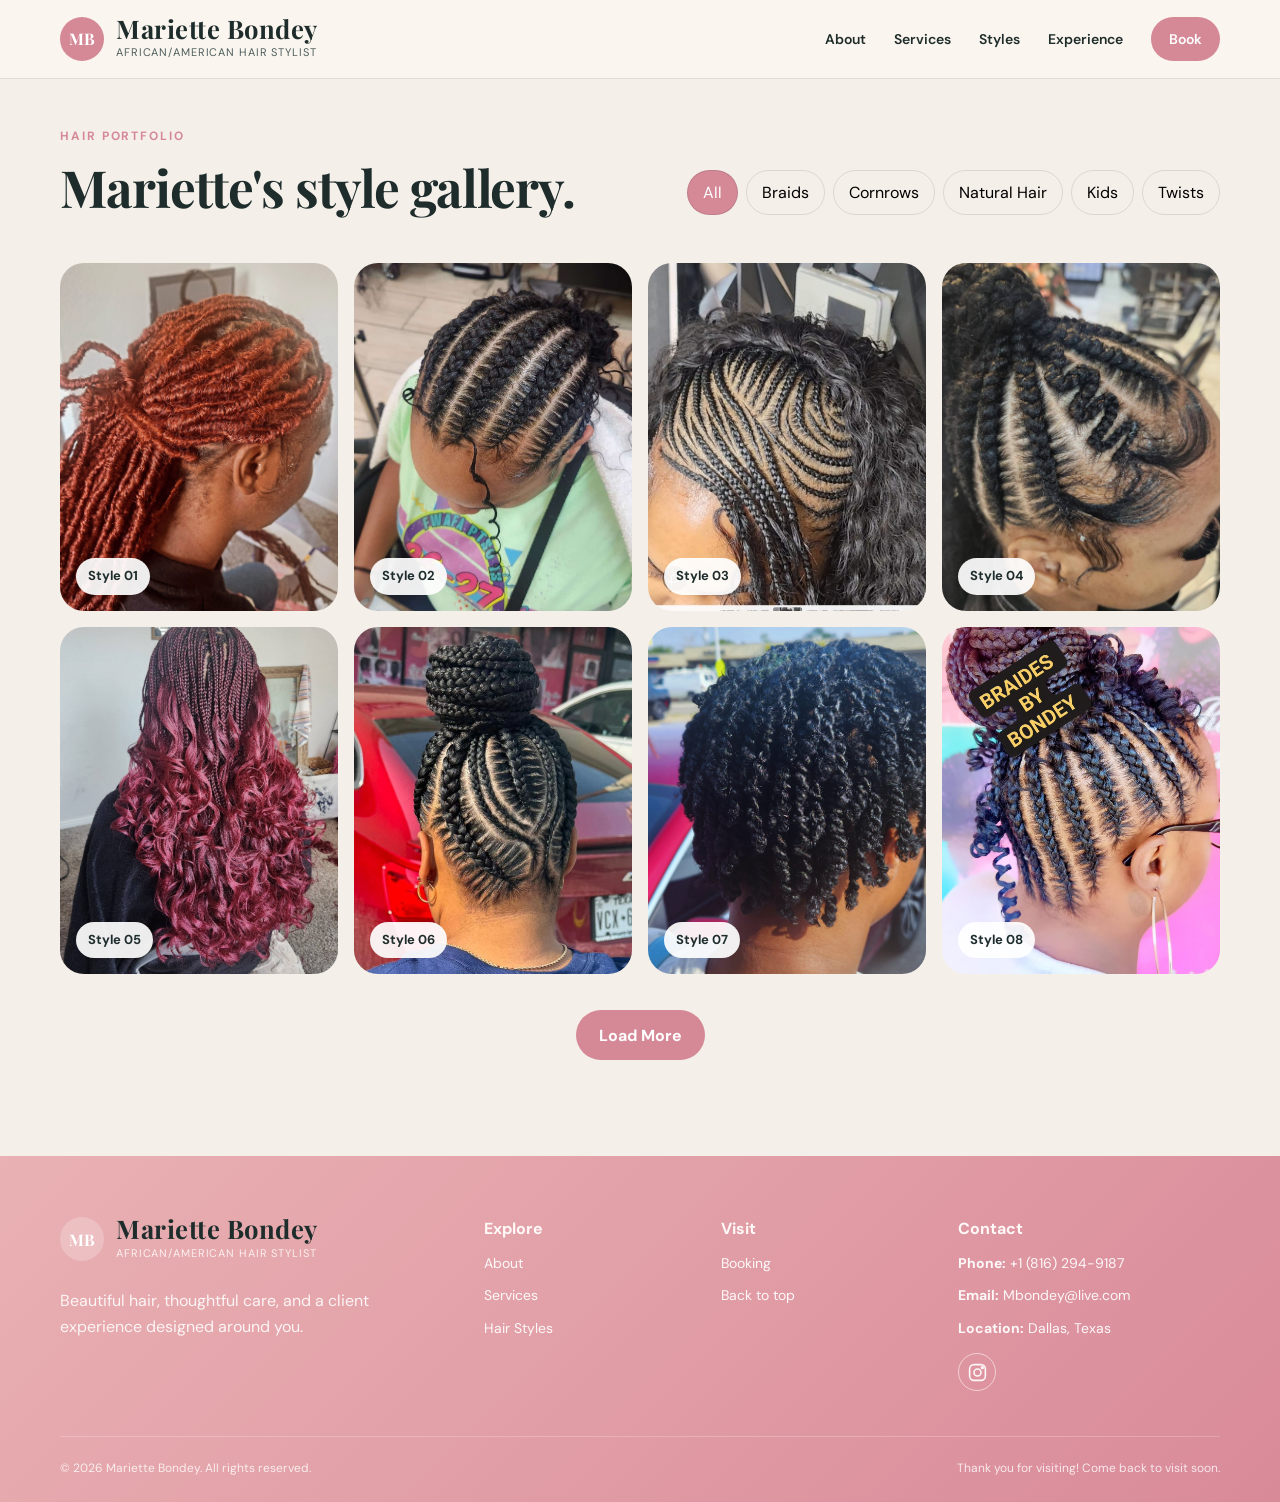
<file: styles.html>
<!DOCTYPE html>
<html lang="en">
<head>
  <meta charset="UTF-8" />
  <meta name="viewport" content="width=device-width, initial-scale=1.0" />
  <meta name="description" content="Styles — Mariette Bondey Hair Studio" />
  <title>Styles — Mariette Bondey</title>
  <link rel="icon" type="image/png" href="favicon.png" />
  <link rel="preconnect" href="https://fonts.googleapis.com">
  <link rel="preconnect" href="https://fonts.gstatic.com" crossorigin>
  <link href="https://fonts.googleapis.com/css2?family=DM+Sans:wght@400;500;600;700&family=Playfair+Display:wght@600;700&display=swap" rel="stylesheet">
  <link rel="stylesheet" href="styles.css" />
</head>
<body>
  <header class="site-header" id="top">
    <div class="container nav-wrap">
      <a class="brand" href="index.html" aria-label="Mariette Bondey home">
        <span class="brand-mark">MB</span>
        <span>
          <strong>Mariette Bondey</strong>
          <small>African/American Hair Stylist</small>
        </span>
      </a>

      <button class="menu-toggle" aria-label="Open navigation" aria-expanded="false">☰</button>

      <nav class="nav-links" aria-label="Main navigation">
        <a href="about.html">About</a>
        <a href="services.html">Services</a>
        <a href="styles.html">Styles</a>
        <a href="experience.html">Experience</a>
        <a class="nav-cta" href="book.html">Book</a>
      </nav>
    </div>
  </header>

  <main>
 
    <section class="section" id="gallery">
      <div class="container">
        <div class="section-heading">
          <div>
            <p class="eyebrow">Hair Portfolio</p>
            <h2>Mariette's style gallery.</h2>
          </div>
          <div class="filter-row" aria-label="Gallery filters">
            <button class="filter active" data-filter="all">All</button>
            <button class="filter" data-filter="braids">Braids</button>
            <button class="filter" data-filter="cornrows">Cornrows</button>
            <button class="filter" data-filter="natural">Natural Hair</button>
            <button class="filter" data-filter="kids">Kids</button>
            <button class="filter" data-filter="twists">Twists</button>
          </div>
        </div>

        <div class="gallery-grid">
          <figure class="gallery-item" data-category="braids"><img src="Photo/photo1.jpg" alt="Hairstyle by Mariette Bondey" loading="lazy"><figcaption>Style 01</figcaption></figure>
          <figure class="gallery-item" data-category="kids"><img src="Photo/photo2.jpg" alt="Hairstyle by Mariette Bondey" loading="lazy"><figcaption>Style 02</figcaption></figure>
          <figure class="gallery-item" data-category="twists"><img src="Photo/photo3.jpg" alt="Hairstyle by Mariette Bondey" loading="lazy"><figcaption>Style 03</figcaption></figure>
          <figure class="gallery-item" data-category="natural"><img src="Photo/photo4.jpg" alt="Hairstyle by Mariette Bondey" loading="lazy"><figcaption>Style 04</figcaption></figure>
          <figure class="gallery-item" data-category="cornrows"><img src="Photo/photo5.jpg" alt="Hairstyle by Mariette Bondey" loading="lazy"><figcaption>Style 05</figcaption></figure>
          <figure class="gallery-item" data-category="twists"><img src="Photo/photo6.jpg" alt="Hairstyle by Mariette Bondey" loading="lazy"><figcaption>Style 06</figcaption></figure>
          <figure class="gallery-item" data-category="braids"><img src="Photo/photo7.jpg" alt="Hairstyle by Mariette Bondey" loading="lazy"><figcaption>Style 07</figcaption></figure>
          <figure class="gallery-item" data-category="kids"><img src="Photo/photo8.jpg" alt="Hairstyle by Mariette Bondey" loading="lazy"><figcaption>Style 08</figcaption></figure>
          <figure class="gallery-item" data-category="braids"><img src="Photo/photo9.jpg" alt="Hairstyle by Mariette Bondey" loading="lazy"><figcaption>Style 09</figcaption></figure>
          <figure class="gallery-item" data-category="twists"><img src="Photo/photo10.jpg" alt="Hairstyle by Mariette Bondey" loading="lazy"><figcaption>Style 10</figcaption></figure>
          <figure class="gallery-item" data-category="cornrows"><img src="Photo/photo11.jpg" alt="Hairstyle by Mariette Bondey" loading="lazy"><figcaption>Style 11</figcaption></figure>
          <figure class="gallery-item" data-category="natural"><img src="Photo/photo12.jpg" alt="Hairstyle by Mariette Bondey" loading="lazy"><figcaption>Style 12</figcaption></figure>
          <figure class="gallery-item" data-category="kids"><img src="Photo/photo13.jpg" alt="Hairstyle by Mariette Bondey" loading="lazy"><figcaption>Style 13</figcaption></figure>
          <figure class="gallery-item" data-category="twists"><img src="Photo/photo14.jpg" alt="Hairstyle by Mariette Bondey" loading="lazy"><figcaption>Style 14</figcaption></figure>
          <figure class="gallery-item" data-category="braids"><img src="Photo/photo15.jpg" alt="Hairstyle by Mariette Bondey" loading="lazy"><figcaption>Style 15</figcaption></figure>
          <figure class="gallery-item" data-category="natural"><img src="Photo/photo16.jpg" alt="Hairstyle by Mariette Bondey" loading="lazy"><figcaption>Style 16</figcaption></figure>
          <figure class="gallery-item" data-category="braids"><img src="Photo/photo17.jpg" alt="Hairstyle by Mariette Bondey" loading="lazy"><figcaption>Style 17</figcaption></figure>
          <figure class="gallery-item" data-category="cornrows"><img src="Photo/cornrowpic.jpeg" alt="Cornrow updo with beaded braids by Mariette Bondey" loading="lazy"><figcaption>Style 18</figcaption></figure>
          <figure class="gallery-item" data-category="braids"><img src="Photo/hairetoile.jpeg" alt="Large braided ponytail by Mariette Bondey" loading="lazy"><figcaption>Style 19</figcaption></figure>
          <figure class="gallery-item" data-category="braids"><img src="Photo/photo15.jpg" alt="Copper curly braided style by Mariette Bondey" loading="lazy"><figcaption>Style 20</figcaption></figure>
        </div>
        <div class="gallery-load-more-wrap">
          <button class="btn btn-primary gallery-load-more" id="galleryLoadMore" type="button">Load More</button>
        </div>
      </div>
    </section>

    <div class="gallery-lightbox" id="galleryLightbox" role="dialog" aria-modal="true" aria-label="Expanded hairstyle photo" aria-hidden="true">
      <button class="gallery-lightbox-close" type="button" aria-label="Close image">×</button>
      <button class="gallery-lightbox-arrow gallery-lightbox-prev" type="button" aria-label="Previous image">‹</button>
      <figure>
        <img id="galleryLightboxImage" alt="">
        <figcaption id="galleryLightboxCaption"></figcaption>
      </figure>
      <button class="gallery-lightbox-arrow gallery-lightbox-next" type="button" aria-label="Next image">›</button>
    </div>
  </main>

  <footer class="site-footer">
    <div class="container footer-grid">
      <div>
        <a class="brand footer-brand" href="index.html">
          <span class="brand-mark">MB</span>
          <span><strong>Mariette Bondey</strong><small>African/American Hair Stylist</small></span>
        </a>
        <p>Beautiful hair, thoughtful care, and a client experience designed around you.</p>
      </div>
      <div>
        <strong>Explore</strong>
        <a href="about.html">About</a>
        <a href="services.html">Services</a>
        <a href="styles.html">Hair Styles</a>
      </div>
      <div>
        <strong>Visit</strong>
        <a href="book.html">Booking</a>
        <a href="index.html">Back to top</a>
      </div>
      <div class="footer-contact">
        <strong>Contact</strong>
        <a href="tel:+18162949187"><strong>Phone:</strong> +1 (816) 294-9187</a>
        <a href="mailto:Mbondey@live.com"><strong>Email:</strong> Mbondey@live.com</a>
        <span><strong>Location:</strong> Dallas, Texas</span>
        <a class="footer-social-link" href="https://www.instagram.com/bondeybraiding" target="_blank" rel="noopener noreferrer" aria-label="Follow Bondey Braiding on Instagram">
          <svg viewBox="0 0 24 24" aria-hidden="true"><rect x="3" y="3" width="18" height="18" rx="5"></rect><circle cx="12" cy="12" r="4"></circle><circle cx="17.5" cy="6.5" r="1"></circle></svg>
        </a>
      </div>
    </div>
    <div class="container copyright">
      <span>© <span id="year"></span> Mariette Bondey. All rights reserved.</span>
      <span>Thank you for visiting! Come back to visit soon.</span>
    </div>
  </footer>

  <script src="script.js"></script>
</body>
</html>
</file>
<file: styles.css>
:root {
  --ink: #1e2d2c;
  --muted: #4d5e5c;
  --cream: #f5efe9;
  --sand: #f2dfe0;
  --rose: #e8b5b8;
  --rose-dark: #d76b7a;
  --pink: #e9b1b3;
  --pink-deep: #d58997;
  --teal: #4ab0a7;
  --teal-deep: #0d756d;
  --green: #124e4d;
  --white: #ffffff;
  --line: rgba(30, 45, 44, 0.12);
  --shadow: 0 22px 60px rgba(87, 70, 72, 0.12);
  --radius: 28px;
}

* { box-sizing: border-box; }
html { scroll-behavior: smooth; }
body {
  margin: 0;
  color: var(--ink);
  background: var(--cream);
  font-family: "DM Sans", sans-serif;
  line-height: 1.6;
}

/* Services page introduction */
.services-intro {
  position: relative;
  display: grid;
  grid-template-columns: 1.05fr .95fr;
  align-items: center;
  min-height: 720px;
  padding: 38px max(5.5vw, 28px) 70px;
  overflow: hidden;
  background: #e9dfd5;
  color: #111;
}
.services-intro-visual {
  align-self: start;
  width: 100%;
  height: 610px;
  background:
    repeating-linear-gradient(132deg, transparent 0 38px, rgba(255,255,255,.52) 39px 60px, transparent 61px 92px),
    linear-gradient(165deg, #8e8981 0 49%, #aaa59b 49% 100%);
  box-shadow: inset 0 -180px 150px rgba(55, 51, 47, .14);
}
.services-intro-copy {
  position: relative;
  z-index: 1;
  width: 118%;
  margin: 115px 0 0 -12%;
  padding: 38px 66px 44px;
  background: rgba(255,255,255,.94);
}
.services-intro-copy h1 {
  margin: 0 0 18px;
  font-family: "Playfair Display", serif;
  font-size: clamp(82px, 12vw, 178px);
  font-weight: 600;
  font-style: italic;
  line-height: .88;
  letter-spacing: -.055em;
}
.services-intro-copy h2 {
  margin: 0 0 26px;
  font-family: "DM Sans", sans-serif;
  font-size: clamp(20px, 2vw, 30px);
  font-weight: 500;
  letter-spacing: 0;
}
.services-intro-copy p {
  max-width: 760px;
  margin: 0;
  font-size: clamp(17px, 1.6vw, 25px);
  line-height: 1.45;
}
a { color: inherit; text-decoration: none; }
button, input, select, textarea { font: inherit; }
button { cursor: pointer; }
img { max-width: 100%; display: block; }

.container {
  width: min(1160px, calc(100% - 40px));
  margin-inline: auto;
}
.section { padding: 48px 0 96px; }

.services-intro {
  display: block;
  overflow: hidden;
  min-height: calc(100vh - 78px);
  padding: 0;
  background: #e9ded3 url("Photo/curly.jpg") center / cover no-repeat;
}
.services-intro-layout {
  position: relative;
  width: min(100%, 2048px);
  min-height: calc(100vh - 78px);
}
.services-intro-visual {
  display: none;
}
.services-intro-panel {
  position: relative;
  z-index: 1;
  width: min(60%, 1120px);
  min-height: 0;
  margin: 140px 4vw 0 auto;
  padding: 28px 62px 34px;
  background: rgba(255,255,255,.96);
}
.services-intro-panel h1 {
  margin: 0 0 24px;
  color: #090909;
  font-family: "Bodoni Moda", "Times New Roman", serif;
  font-size: clamp(86px, 11vw, 160px);
  font-style: italic;
  font-weight: 400;
  line-height: .88;
  letter-spacing: -.075em;
}
.services-intro-panel h2 {
  margin: 0 0 34px;
  color: #151515;
  font-family: "DM Sans", sans-serif;
  font-size: 25px;
  font-weight: 500;
  letter-spacing: 0;
}
.services-intro-panel p {
  max-width: 920px;
  margin: 0;
  color: #292929;
  font-size: 21px;
  line-height: 1.5;
}

.site-header {
  position: sticky;
  top: 0;
  z-index: 100;
  background: rgba(251, 246, 239, 0.9);
  backdrop-filter: blur(16px);
  border-bottom: 1px solid var(--line);
}
.nav-wrap {
  min-height: 78px;
  display: flex;
  align-items: center;
  justify-content: space-between;
}
.brand {
  display: inline-flex;
  gap: 12px;
  align-items: center;
}
.brand-mark {
  width: 44px;
  height: 44px;
  border-radius: 50%;
  display: grid;
  place-items: center;
  background: var(--pink-deep);
  color: var(--white);
  font-family: "Playfair Display", serif;
  font-weight: 700;
}
.brand strong, .brand small { display: block; }
.brand strong {
  font-family: "Playfair Display", serif;
  font-size: clamp(22px, 2vw, 34px);
  line-height: 0.95;
  letter-spacing: 0.02em;
  font-weight: 700;
  text-transform: none;
  color: var(--ink);
}
.brand small {
  font-size: 11px;
  color: var(--muted);
  margin-top: 4px;
  letter-spacing: 0.08em;
  text-transform: uppercase;
}

.nav-links { display: flex; gap: 28px; align-items: center; font-size: 14px; font-weight: 600; }
.nav-links a:hover { color: var(--rose-dark); }
.nav-cta {
  padding: 11px 18px;
  border-radius: 999px;
  background: var(--pink-deep);
  color: white;
}
.nav-cta:hover { color: white !important; background: var(--teal-deep); }
.menu-toggle { display: none; border: 0; background: none; font-size: 26px; }

.hero.section { padding-top: 1rem; }
.hero-grid {
  display: grid;
  grid-template-columns: 1.05fr .95fr;
  gap: 72px;
  align-items: center;
}
.eyebrow {
  margin: 0 0 14px;
  color: var(--pink-deep);
  text-transform: uppercase;
  letter-spacing: .16em;
  font-size: 12px;
  font-weight: 700;
}
.hero h1, h2 {
  font-family: "Playfair Display", serif;
  line-height: 1.08;
  margin: 0;
  letter-spacing: -.02em;
}
.hero h1 { font-size: clamp(44px, 6vw, 70px); max-width: 760px; }
.hero h1 em { color: var(--pink-deep); font-weight: 600; }
h2 { font-size: clamp(36px, 4vw, 56px); }
h3 { margin: 0; font-size: 20px; }
.hero-text { font-size: 19px; max-width: 650px; color: var(--muted); margin: 28px 0; }

.hero-actions { display: flex; flex-wrap: wrap; gap: 14px; }
.btn {
  display: inline-flex;
  align-items: center;
  justify-content: center;
  min-height: 50px;
  padding: 0 22px;
  border-radius: 999px;
  border: 1px solid transparent;
  font-weight: 700;
  transition: .2s ease;
}
.btn-primary { background: var(--pink-deep); color: white; }
.btn-primary:hover { background: var(--teal-deep); transform: translateY(-1px); }
.btn-secondary { border-color: var(--line); background: transparent; }
.btn-secondary:hover { background: white; }
.full { width: 100%; }

.hero-points { display: flex; flex-wrap: wrap; gap: 18px; margin-top: 32px; color: var(--muted); font-size: 14px; }
.hero-visual { position: relative; min-height: 590px; }
.hero-card-main {
  height: 555px;
  border-radius: 180px 180px 30px 30px;
  padding: 18px;
  background: var(--sand);
  box-shadow: var(--shadow);
}
.hero-photo {
  width: 100%;
  height: 100%;
  border-radius: 160px 160px 20px 20px;
  object-fit: cover;
  object-position: center top;
}
.image-placeholder {
  height: 100%;
  min-height: 260px;
  display: flex;
  flex-direction: column;
  align-items: center;
  justify-content: center;
  gap: 4px;
  border-radius: 22px;
  background:
    radial-gradient(circle at 30% 20%, rgba(255,255,255,.55), transparent 30%),
    linear-gradient(145deg, #d8b6a7, #8f645a);
  color: white;
  text-align: center;
  padding: 20px;
}
.image-placeholder.large {
  border-radius: 160px 160px 20px 20px;
}
.image-placeholder span { font-weight: 700; }
.image-placeholder small { opacity: .85; }
.intro-strip { padding: 30px 0; border-top: 1px solid var(--line); border-bottom: 1px solid var(--line); }
.stats { display: grid; grid-template-columns: repeat(4, 1fr); gap: 24px; }
.stats div { padding: 14px 24px; border-right: 1px solid var(--line); }
.stats div:last-child { border: 0; }
.stats strong, .stats span { display: block; }
.stats strong { font-family: "Playfair Display", serif; font-size: 24px; }
.stats span { color: var(--muted); font-size: 13px; margin-top: 4px; }

.split { display: grid; grid-template-columns: .9fr 1.1fr; gap: 90px; }
.about-scroll-layout {
  display: grid;
  grid-template-columns: 1.05fr .95fr;
  grid-template-rows: auto auto;
  column-gap: 80px;
}
.about-scroll-panel {
  min-height: calc(100vh - 88px);
  padding: 90px 0;
  display: flex;
  align-items: center;
}
.about-intro { grid-column: 1; grid-row: 1; }
.about-help { grid-column: 1; grid-row: 2; }
.about-portrait-column {
  grid-column: 2;
  grid-row: 1 / span 2;
  position: relative;
}
.about-image-wrap {
  width: 100%;
  height: 660px;
  margin-top: 0;
  perspective: 1400px;
}
.about-image-flipper {
  position: relative;
  width: 100%;
  height: 100%;
  transform-style: preserve-3d;
  transition: transform 1s cubic-bezier(.2, .7, .2, 1);
}
.about-image-wrap.is-flipped .about-image-flipper {
  transform: rotateY(180deg);
}
.about-help-portrait { cursor: pointer; outline: none; }
.about-portrait-column .about-help-portrait {
  position: sticky;
  top: 105px;
  margin: 70px 0;
}
.about-help-portrait:focus-visible { border-radius: 18px; box-shadow: 0 0 0 4px rgba(213, 137, 151, .45); }
.about-photo {
  position: absolute;
  inset: 0;
  width: 100%;
  height: 100%;
  object-fit: cover;
  object-position: center 18%;
  border-radius: 18px;
  box-shadow: var(--shadow);
  backface-visibility: hidden;
  -webkit-backface-visibility: hidden;
}
.about-photo-back { transform: rotateY(180deg); object-position: center 20%; }
#about .eyebrow,
#about h2 {
  margin-top: 0;
}
#about .about-copy {
  display: flex;
  flex-direction: column;
  gap: 24px;
}
.body-copy { font-size: 18px; color: var(--muted); }
.body-copy p:first-child { margin-top: 0; }
.about-help-copy { text-align: left; }
.about-help h2 { margin-bottom: 38px; }
.about-service-cards { display: grid; grid-template-columns: 1fr; gap: 18px; text-align: left; }
.about-service-card {
  display: block;
  min-height: 0;
  padding: 24px 28px;
  border: 1px solid var(--line);
  border-radius: 24px;
  background: var(--white);
  color: var(--ink);
  box-shadow: 0 14px 34px rgba(87, 70, 72, .08);
  transition: transform .25s ease, box-shadow .25s ease, background-color .25s ease;
}
.about-service-card:hover { transform: translateY(-6px); box-shadow: var(--shadow); background: #fff9f8; }
.about-service-card > span { color: var(--pink-deep); font-size: 13px; font-weight: 700; letter-spacing: .14em; }
.about-service-card h3 { margin-top: 18px; font-family: "Playfair Display", serif; font-size: 28px; }
.about-service-card p { margin-bottom: 0; color: var(--muted); font-size: 15px; }
.about-help-portrait { height: 720px; }

.soft-bg { background: #f5ece3; }
.section-heading {
  display: flex;
  align-items: end;
  justify-content: space-between;
  gap: 40px;
  margin-bottom: 48px;
}
.section-heading > p { max-width: 450px; color: var(--muted); }

.service-grid {
  display: grid;
  grid-template-columns: repeat(3, 1fr);
  gap: 18px;
}
.service-card {
  padding: 28px;
  background: var(--cream);
  border: 1px solid var(--line);
  border-radius: 22px;
  transition: .2s ease;
}
.service-card:hover { transform: translateY(-4px); box-shadow: 0 15px 40px rgba(80, 50, 40, .08); }
.service-number { color: var(--pink-deep); font-size: 12px; font-weight: 700; letter-spacing: .12em; }
.service-card h3 { font-family: "Playfair Display", serif; font-size: 26px; margin-top: 22px; }
.service-card p { color: var(--muted); }
.service-menu-grid {
  grid-template-columns: repeat(2, minmax(0, 1fr));
  gap: 52px 32px;
  width: min(100%, 940px);
  margin-inline: auto;
  align-items: start;
}
.service-menu-grid .service-card {
  align-self: start;
  padding: 34px 34px 42px;
  border: 0;
  border-radius: 0;
  background: rgba(255, 255, 255, .9);
}
.service-menu-grid .service-card h3 {
  margin: 0 0 34px;
  padding-bottom: 16px;
  border-bottom: 1px solid var(--ink);
  font-family: "DM Sans", sans-serif;
  font-size: clamp(24px, 2.2vw, 32px);
  font-weight: 500;
}
.service-menu-grid .service-card:hover { transform: none; }
.service-photo {
  width: min(78%, 340px);
  aspect-ratio: 1 / 1;
  margin: 0 auto 34px;
  object-fit: cover;
  object-position: center;
}
.service-photo.hair-focus { object-position: center top; }
.service-menu-grid .service-price {
  margin: 0;
  color: var(--ink);
  font-size: 20px;
  letter-spacing: .01em;
}
.service-price span,
.service-options span { margin-inline: .2em; }
.service-options {
  display: grid;
  gap: 18px;
}
.service-menu-grid .service-options p {
  margin: 0;
  color: var(--ink);
  font-size: 20px;
  letter-spacing: .01em;
}
.text-link {
  border: 0;
  padding: 0;
  background: none;
  color: var(--pink-deep);
  font-weight: 700;
}

.filter-row { display: flex; gap: 8px; flex-wrap: wrap; }
.filter {
  border: 1px solid var(--line);
  background: transparent;
  border-radius: 999px;
  padding: 9px 15px;
}
.filter.active { background: var(--pink-deep); color: white; }
.gallery-grid {
  display: grid;
  grid-template-columns: repeat(4, minmax(0, 1fr));
  gap: 16px;
}
.gallery-item { margin: 0; position: relative; aspect-ratio: 4 / 5; overflow: hidden; border-radius: 24px; cursor: zoom-in; }
.gallery-item > img { width: 100%; height: 100%; object-fit: cover; transition: transform .3s ease; }
.gallery-item:hover > img { transform: scale(1.035); }
.gallery-item .image-placeholder { min-height: 100%; border-radius: 24px; transition: .3s ease; }
.gallery-item:nth-child(2) .image-placeholder,
.gallery-item:nth-child(5) .image-placeholder { background: linear-gradient(145deg, #c0a692, #66504a); }
.gallery-item:nth-child(3) .image-placeholder,
.gallery-item:nth-child(6) .image-placeholder { background: linear-gradient(145deg, #c89686, #704b42); }
.gallery-item:nth-child(4) .image-placeholder { background: linear-gradient(145deg, #a89279, #4f493c); }
.gallery-item:hover .image-placeholder { transform: scale(1.025); }
.gallery-item figcaption {
  position: absolute;
  left: 16px;
  bottom: 16px;
  padding: 8px 12px;
  border-radius: 999px;
  background: rgba(255,255,255,.92);
  font-weight: 700;
  font-size: 13px;
}
.gallery-item.hidden { display: none; }
.gallery-item:focus-visible { outline: 4px solid var(--pink-deep); outline-offset: 3px; }
.gallery-load-more-wrap { display: flex; justify-content: center; margin-top: 36px; }
.gallery-load-more[hidden] { display: none; }
.gallery-lightbox {
  position: fixed;
  inset: 0;
  z-index: 1000;
  display: none;
  align-items: center;
  justify-content: center;
  padding: 72px 90px;
  background: rgba(20, 14, 12, .88);
  backdrop-filter: blur(8px);
}
.gallery-lightbox.open { display: flex; }
.gallery-lightbox figure { margin: 0; max-width: min(900px, 80vw); max-height: 82vh; text-align: center; }
.gallery-lightbox img { display: block; max-width: 100%; max-height: 75vh; margin: auto; border-radius: 18px; object-fit: contain; box-shadow: var(--shadow); }
.gallery-lightbox figcaption { margin-top: 12px; color: var(--white); font-weight: 700; }
.gallery-lightbox-close,
.gallery-lightbox-arrow { position: absolute; border: 0; border-radius: 50%; background: rgba(255,255,255,.94); color: var(--ink); cursor: pointer; }
.gallery-lightbox-close { top: 24px; right: 28px; width: 46px; height: 46px; font-size: 30px; }
.gallery-lightbox-arrow { top: 50%; width: 52px; height: 52px; transform: translateY(-50%); font-size: 38px; line-height: 1; }
.gallery-lightbox-prev { left: 24px; }
.gallery-lightbox-next { right: 24px; }
body.lightbox-open { overflow: hidden; }

.dark-section { background: linear-gradient(135deg, #1f3f3b 0%, #123f3d 100%); color: var(--cream); }
.eyebrow.light { color: #f3c9ce; }
.experience-grid { display: grid; grid-template-columns: .9fr 1.1fr; gap: 90px; }
.experience-grid > div:first-child > p:last-child { color: #c8bdb9; max-width: 520px; margin-top: 25px; }
.timeline { border-top: 1px solid rgba(255,255,255,.2); }
.timeline article {
  display: grid;
  grid-template-columns: 50px 1fr;
  gap: 18px;
  padding: 28px 0;
  border-bottom: 1px solid rgba(255,255,255,.2);
}
.timeline article > span { color: #f4c3ca; font-size: 12px; font-weight: 700; }
.timeline h3 { font-family: "Playfair Display", serif; font-size: 26px; }
.timeline p { color: #c8bdb9; margin-bottom: 0; }

.care-grid { display: grid; grid-template-columns: repeat(4, 1fr); gap: 16px; }
.care-grid article {
  padding: 24px;
  border-radius: 22px;
  border: 1px solid var(--line);
  background: white;
}
.care-icon {
  width: 46px; height: 46px; display: grid; place-items: center;
  border-radius: 14px; background: var(--sand); color: var(--rose-dark);
  font-weight: 700; margin-bottom: 20px;
}
.care-grid p { color: var(--muted); font-size: 14px; }
.care-grid strong { color: var(--ink); }

.testimonial-section { background: var(--sand); }
.testimonial-wrap { display: grid; grid-template-columns: 1fr 1fr; gap: 70px; align-items: center; perspective: 1200px; }
.testimonial-card {
  --review-bg: #ffffff;
  --review-text: var(--ink);
  --review-muted: var(--muted);
  --review-accent: var(--pink-deep);
  --review-control: var(--cream);
  border-radius: 28px;
  background: var(--review-bg);
  color: var(--review-text);
  padding: 34px;
  box-shadow: var(--shadow);
  transform: rotateY(0deg);
  transform-style: preserve-3d;
  transition: transform .5s ease, background-color .35s ease, color .35s ease;
  backface-visibility: hidden;
}
.testimonial-card.review-theme-1 {
  --review-bg: #f8dfe3;
  --review-text: #503137;
  --review-muted: #704c53;
  --review-accent: #bd5f70;
  --review-control: #fff5f6;
}
.testimonial-card.review-theme-2 {
  --review-bg: #174f4c;
  --review-text: #fff9f8;
  --review-muted: #d9ece9;
  --review-accent: #f3b8c2;
  --review-control: #276460;
}
.testimonial-card.review-theme-3 {
  --review-bg: #f1dfca;
  --review-text: #3f3128;
  --review-muted: #695648;
  --review-accent: #c66578;
  --review-control: #fff7ee;
}
.stars { letter-spacing: 5px; color: var(--pink-deep); }
.testimonial-card .stars { color: var(--review-accent); }
blockquote {
  margin: 18px 0;
  font-family: "Playfair Display", serif;
  font-size: 25px;
  line-height: 1.4;
}
.testimonial-card p { color: var(--review-muted); }
.testimonial-card.is-changing { transform: rotateY(90deg); }
.testimonial-controls { display: flex; align-items: center; justify-content: space-between; gap: 16px; margin-top: 24px; }
.testimonial-controls > button {
  width: 40px;
  height: 40px;
  border: 1px solid var(--line);
  border-radius: 50%;
  background: var(--review-control);
  color: var(--review-text);
  cursor: pointer;
  font-size: 20px;
}
.testimonial-controls > button:hover { filter: brightness(.96); }
.testimonial-dots { display: flex; justify-content: center; gap: 8px; }
.testimonial-dot {
  width: 9px;
  height: 9px;
  padding: 0;
  border: 0;
  border-radius: 50%;
  background: var(--review-accent);
  cursor: pointer;
  opacity: .45;
}
.testimonial-dot.active { opacity: 1; background: var(--review-accent); transform: scale(1.2); }

@media (prefers-reduced-motion: reduce) {
  .testimonial-card { transition: none; }
}

.review-card-grid {
  display: grid;
  grid-template-columns: repeat(4, 1fr);
  gap: 20px;
}

.review-card {
  background: var(--white);
  border: 1px solid var(--line);
  border-radius: 24px;
  overflow: hidden;
  box-shadow: 0 12px 30px rgba(50, 30, 20, 0.06);
}

.review-card img {
  width: 100%;
  height: 260px;
  object-fit: cover;
}
.review-card img.hair-focus { object-position: center top; }

.review-card-body {
  padding: 20px 18px 22px;
}

.review-card-body p {
  margin: 10px 0 0;
  color: var(--muted);
  font-size: 15px;
  line-height: 1.6;
}

.booking-grid { display: grid; grid-template-columns: .8fr 1.2fr; gap: 80px; }
.booking-grid > div > p { color: var(--muted); }
.contact-details { margin-top: 32px; padding-top: 20px; border-top: 1px solid var(--line); }
.contact-details p { margin: 8px 0; font-size: 14px; }
.booking-form {
  background: white;
  padding: 32px;
  border-radius: 28px;
  border: 1px solid var(--line);
  box-shadow: 0 15px 50px rgba(50,30,20,.07);
}
.form-row { display: grid; grid-template-columns: 1fr 1fr; gap: 16px; }
label { display: block; font-size: 13px; font-weight: 700; margin-bottom: 16px; }
input, select, textarea {
  width: 100%;
  margin-top: 7px;
  border: 1px solid var(--line);
  border-radius: 14px;
  padding: 13px 14px;
  background: #fffdf9;
  color: var(--ink);
  outline: none;
}
input:focus, select:focus, textarea:focus { border-color: var(--rose-dark); box-shadow: 0 0 0 3px rgba(142,79,69,.08); }
textarea { resize: vertical; }
.form-note, .form-status { font-size: 12px; color: var(--muted); text-align: center; }
.form-status { color: var(--green); font-weight: 700; min-height: 18px; }

.site-footer { background: linear-gradient(135deg, #e9b1b3 0%, #d98a99 100%); color: #fff9f8; padding: 60px 0 24px; }
.footer-grid { display: grid; grid-template-columns: 2fr 1fr 1fr 1.4fr; gap: 50px; }
.footer-grid > div { display: flex; flex-direction: column; gap: 10px; }
.footer-grid p { max-width: 460px; color: rgba(255,255,255,0.88); }
.footer-grid a:not(.brand) { color: rgba(255,255,255,0.93); font-size: 14px; }
.footer-contact span { color: rgba(255,255,255,0.93); font-size: 14px; }
.footer-grid .footer-social-link {
  display: inline-flex;
  align-items: center;
  justify-content: center;
  width: 38px;
  height: 38px;
  margin-top: 4px;
  border: 1px solid rgba(255,255,255,.55);
  border-radius: 50%;
  transition: transform .2s ease, background-color .2s ease;
}
.footer-grid .footer-social-link:hover { background: rgba(255,255,255,.18); transform: translateY(-2px); }
.footer-social-link svg { width: 21px; height: 21px; fill: none; stroke: currentColor; stroke-width: 1.8; }
.footer-brand .brand-mark { background: rgba(255,255,255,0.22); color: var(--white); }
.footer-brand small { color: rgba(255,255,255,0.82); }
.copyright {
  margin-top: 45px;
  padding-top: 22px;
  border-top: 1px solid rgba(255,255,255,.22);
  display: flex;
  justify-content: space-between;
  gap: 20px;
  color: rgba(255,255,255,0.8);
  font-size: 12px;
}

dialog {
  width: min(540px, calc(100% - 32px));
  border: 0;
  border-radius: 24px;
  padding: 34px;
  color: var(--ink);
  box-shadow: var(--shadow);
}
dialog::backdrop { background: rgba(20, 14, 12, .55); backdrop-filter: blur(4px); }
.dialog-close {
  position: absolute; right: 18px; top: 14px;
  border: 0; background: none; font-size: 30px; color: var(--muted);
}
dialog p:not(.eyebrow) { color: var(--muted); }

@media (max-width: 980px) {
  .services-intro-layout { min-height: 620px; }
  .services-intro-visual { width: 72%; height: 430px; }
  .services-intro-panel { width: 72%; min-height: 0; padding: 28px 42px 34px; }
  .services-intro-panel h1 { font-size: clamp(80px, 15vw, 132px); }
  .services-intro-panel h2 { margin-bottom: 30px; font-size: 23px; }
  .services-intro-panel p { font-size: 18px; }
  .hero-grid, .split, .experience-grid, .testimonial-wrap, .booking-grid { grid-template-columns: 1fr; gap: 50px; }
  .service-grid { grid-template-columns: repeat(2, 1fr); }
  .care-grid { grid-template-columns: repeat(2, 1fr); }
  .about-scroll-layout { grid-template-columns: 1fr; }
  .about-intro { grid-column: 1; grid-row: 1; }
  .about-portrait-column { grid-column: 1; grid-row: 2; min-height: 620px; }
  .about-help { grid-column: 1; grid-row: 3; }
  .about-scroll-panel { min-height: auto; padding: 72px 0; }
  .about-portrait-column .about-help-portrait { top: 90px; margin: 0; }
  .about-help-portrait { height: 620px; }
  .review-card-grid { grid-template-columns: repeat(2, 1fr); }
  .hero-visual { min-height: 500px; }
  .hero-card-main { height: 470px; }
  .stats { grid-template-columns: repeat(2, 1fr); }
  .stats div:nth-child(2) { border-right: 0; }
  .gallery-grid { grid-template-columns: repeat(3, minmax(0, 1fr)); }
  .section-heading { align-items: flex-start; flex-direction: column; }
}

@media (max-width: 760px) {
  .services-intro { min-height: calc(100vh - 78px); padding: 0 0 36px; background-position: 58% center; }
  .services-intro-layout { min-height: calc(100vh - 78px); padding-top: 46vh; }
  .services-intro-visual { display: none; }
  .services-intro-panel {
    width: calc(100% - 20px);
    min-height: 0;
    margin: 0 12px 0 auto;
    padding: 28px 24px 32px;
  }
  .services-intro-panel h1 { font-size: clamp(64px, 20vw, 100px); }
  .services-intro-panel h2 { margin-bottom: 22px; font-size: 20px; }
  .services-intro-panel p { font-size: 17px; }
  .section { padding: 72px 0; }
  .about-image-wrap { height: 520px; }
  .menu-toggle { display: block; }
  .nav-links {
    display: none;
    position: absolute;
    left: 20px; right: 20px; top: 70px;
    padding: 18px;
    border: 1px solid var(--line);
    border-radius: 18px;
    background: var(--cream);
    box-shadow: var(--shadow);
    flex-direction: column;
    align-items: stretch;
  }
  .nav-links.open { display: flex; }
  .nav-links a { padding: 7px 0; }
  .nav-cta { text-align: center; padding: 10px !important; }
  .hero { padding-top: 48px; }
  .hero h1 { font-size: 50px; }
  .hero-visual { min-height: 420px; }
  .hero-card-main { height: 400px; border-radius: 120px 120px 24px 24px; }
  .hero-photo { border-radius: 110px 110px 18px 18px; }
  .image-placeholder.large { border-radius: 110px 110px 18px 18px; }
  .service-grid, .care-grid, .footer-grid, .review-card-grid { grid-template-columns: 1fr; }
  .service-menu-grid { grid-template-columns: 1fr; gap: 28px; }
  .service-menu-grid .service-card { padding: 26px 24px 32px; }
  .service-photo { width: min(86%, 340px); }
  .gallery-grid { grid-template-columns: repeat(2, minmax(0, 1fr)); }
  .gallery-lightbox { padding: 64px 58px; }
  .gallery-lightbox-arrow { width: 42px; height: 42px; font-size: 30px; }
  .gallery-lightbox-prev { left: 8px; }
  .gallery-lightbox-next { right: 8px; }
  .form-row { grid-template-columns: 1fr; gap: 0; }
  .copyright { flex-direction: column; }
}

@media (max-width: 520px) {
  .container { width: min(100% - 28px, 1160px); }
  .hero h1 { font-size: 42px; }
  .stats { grid-template-columns: 1fr; }
  .stats div { border-right: 0; border-bottom: 1px solid var(--line); }
  .stats div:last-child { border-bottom: 0; }
  .hero-card-main { height: 350px; }
  .hero-visual { min-height: 390px; }
}
</file>
